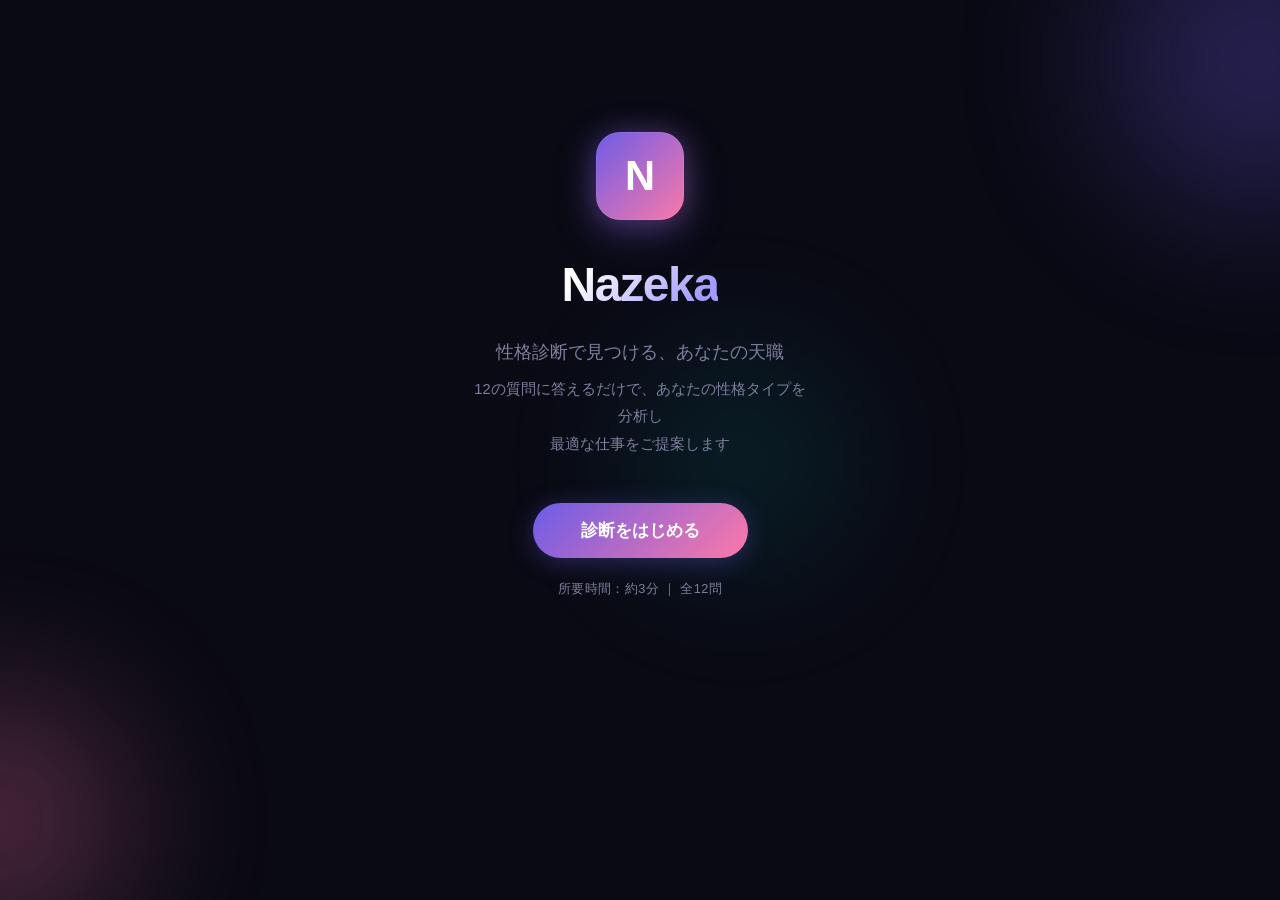
<file: index.html>
<!DOCTYPE html>
<html lang="ja">
  <head>
    <meta charset="UTF-8" />
    <meta name="viewport" content="width=device-width, initial-scale=1.0, viewport-fit=cover" />
    <meta name="theme-color" content="#6c5ce7" />
    <meta name="apple-mobile-web-app-capable" content="yes" />
    <meta name="apple-mobile-web-app-status-bar-style" content="black-translucent" />
    <meta name="apple-mobile-web-app-title" content="Nazeka" />
    <link rel="apple-touch-icon" href="icons/icon-192.png" />
    <link rel="manifest" href="manifest.json" />
    <title>Nazeka - 性格診断で見つける あなたの天職</title>
    <link rel="stylesheet" href="style.css" />
  </head>
  <body>
    <!-- Ambient background -->
    <div class="bg-ambient">
      <div class="bg-orb bg-orb--1"></div>
      <div class="bg-orb bg-orb--2"></div>
      <div class="bg-orb bg-orb--3"></div>
    </div>

    <div id="app">
      <!-- スタート画面 -->
      <section id="start-screen" class="screen active">
        <div class="container">
          <div class="hero">
            <div class="logo-mark">N</div>
            <h1>Nazeka</h1>
            <p class="tagline">性格診断で見つける、あなたの天職</p>
            <p class="description">
              12の質問に答えるだけで、あなたの性格タイプを分析し<br />
              最適な仕事をご提案します
            </p>
            <button id="start-btn" class="btn btn-primary" onclick="startQuiz()">
              診断をはじめる
            </button>
            <p class="note">所要時間：約3分 ｜ 全12問</p>
          </div>
        </div>
      </section>

      <!-- 質問画面 -->
      <section id="quiz-screen" class="screen">
        <div class="container">
          <div class="quiz-header">
            <button id="back-btn" class="back-btn" onclick="goBack()" disabled>
              &#8592;
            </button>
            <div class="progress-wrapper">
              <div class="progress-bar">
                <div id="progress-fill" class="progress-fill"></div>
              </div>
            </div>
          </div>
          <p id="progress-text" class="progress-text">1 / 12</p>

          <div id="question-card" class="question-card">
            <div id="question-category" class="question-category"></div>
            <h2 id="question-text" class="question-text"></h2>
            <div id="options-container" class="options-container"></div>
          </div>
        </div>
      </section>

      <!-- 分析中画面 -->
      <section id="analyzing-screen" class="screen">
        <div class="container">
          <div class="analyzing">
            <div class="pulse-container">
              <div class="pulse-ring"></div>
              <div class="pulse-ring"></div>
              <div class="pulse-ring"></div>
              <div class="pulse-core"></div>
            </div>
            <h2>あなたの性格を分析中...</h2>
            <p id="analyzing-text">回答を集計しています</p>
          </div>
        </div>
      </section>

      <!-- 結果画面 -->
      <section id="result-screen" class="screen">
        <canvas id="confetti-canvas"></canvas>
        <div class="container">
          <div class="result-header">
            <p class="result-label">あなたの性格タイプは</p>
            <div id="result-emoji" class="result-emoji"></div>
            <h1 id="result-type-name" class="result-type-name"></h1>
            <span id="result-type-code" class="result-type-code"></span>
          </div>

          <div class="result-description">
            <p id="result-description-text"></p>
          </div>

          <div class="result-section">
            <h3>
              <span class="section-icon section-icon--strengths">&#9733;</span>
              あなたの強み
            </h3>
            <div id="strengths-list" class="strengths-list"></div>
          </div>

          <div class="result-section">
            <h3>
              <span class="section-icon section-icon--scores">&#9670;</span>
              性格スコア
            </h3>
            <div id="dimension-chart" class="dimension-chart"></div>
          </div>

          <div class="result-section">
            <h3>
              <span class="section-icon section-icon--jobs">&#9733;</span>
              あなたにおすすめの仕事
            </h3>
            <div id="jobs-list" class="jobs-list"></div>
          </div>

          <div class="result-actions">
            <button class="btn btn-primary" onclick="resetQuiz()">
              もう一度診断する
            </button>
            <button class="btn btn-secondary" onclick="shareResult()">
              結果をシェア
            </button>
          </div>
        </div>
      </section>
    </div>

    <script src="data.js"></script>
    <script src="app.js"></script>
  </body>
</html>
</file>
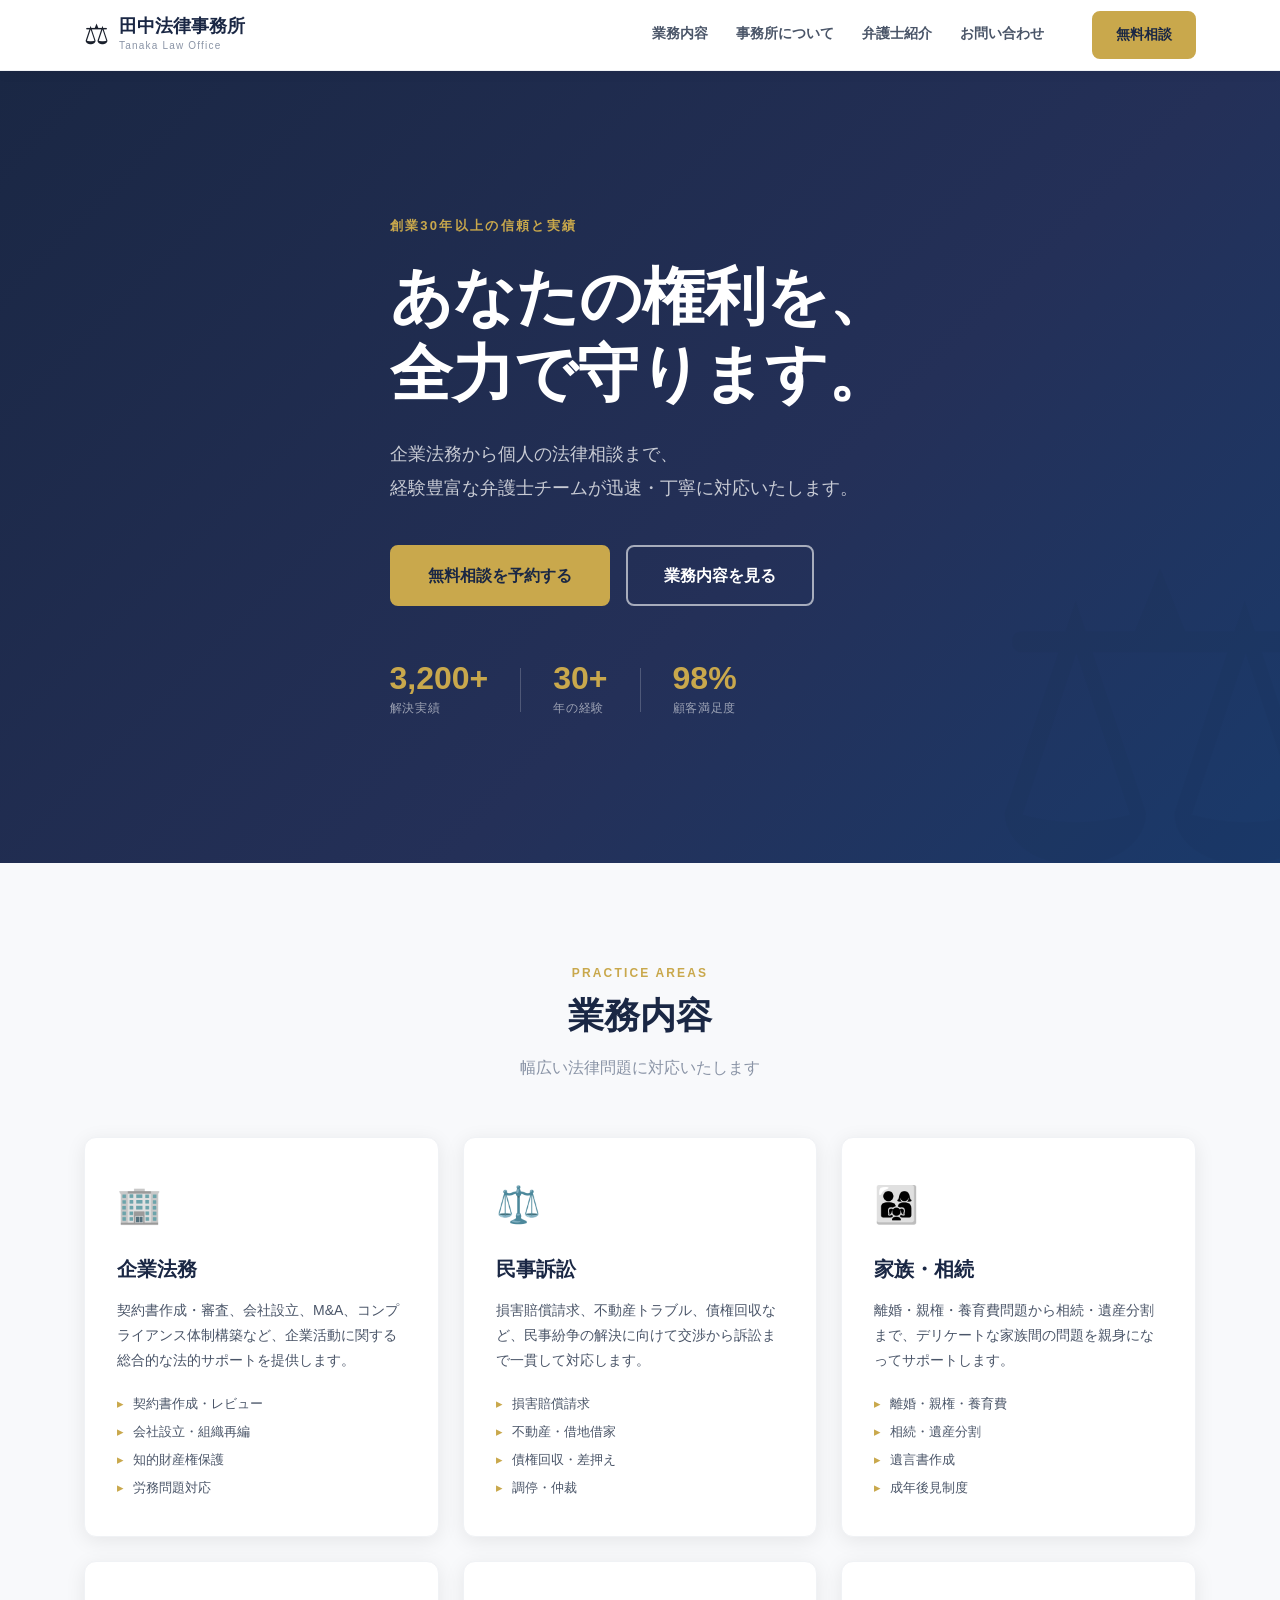
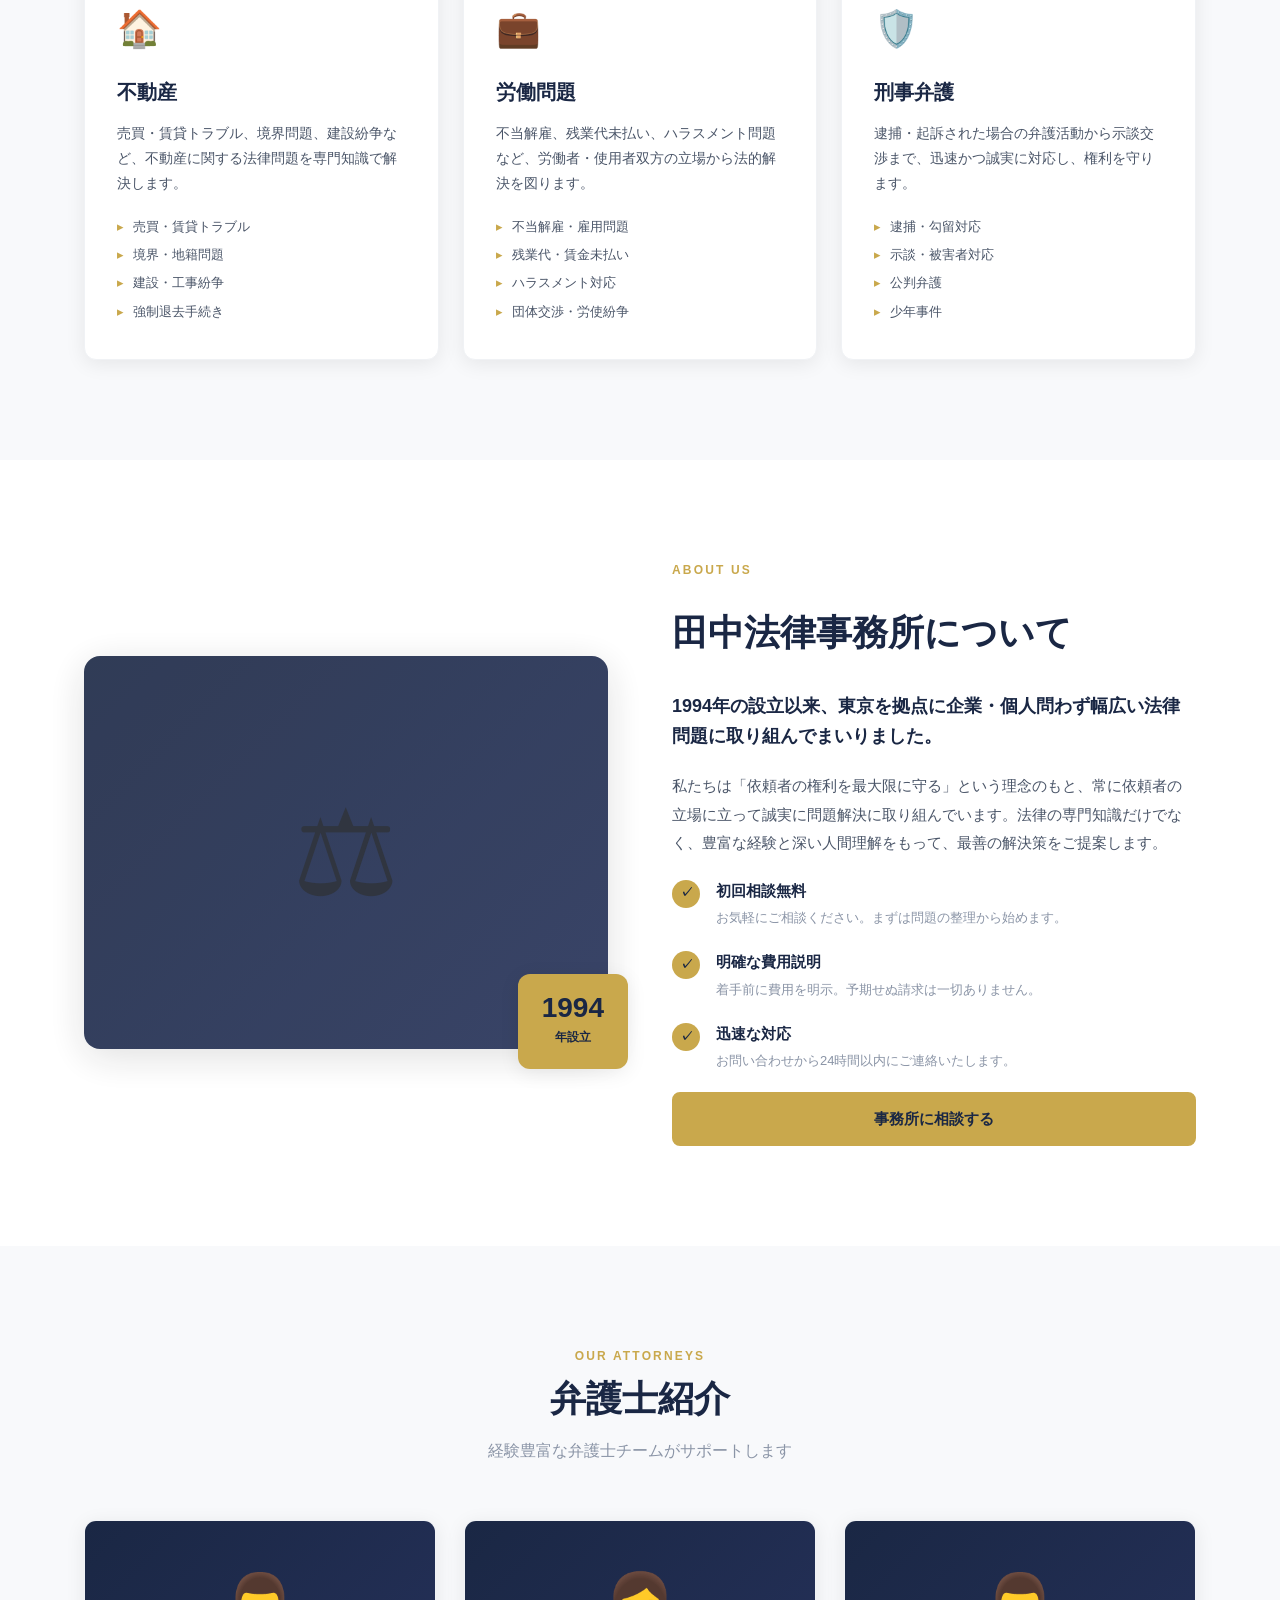
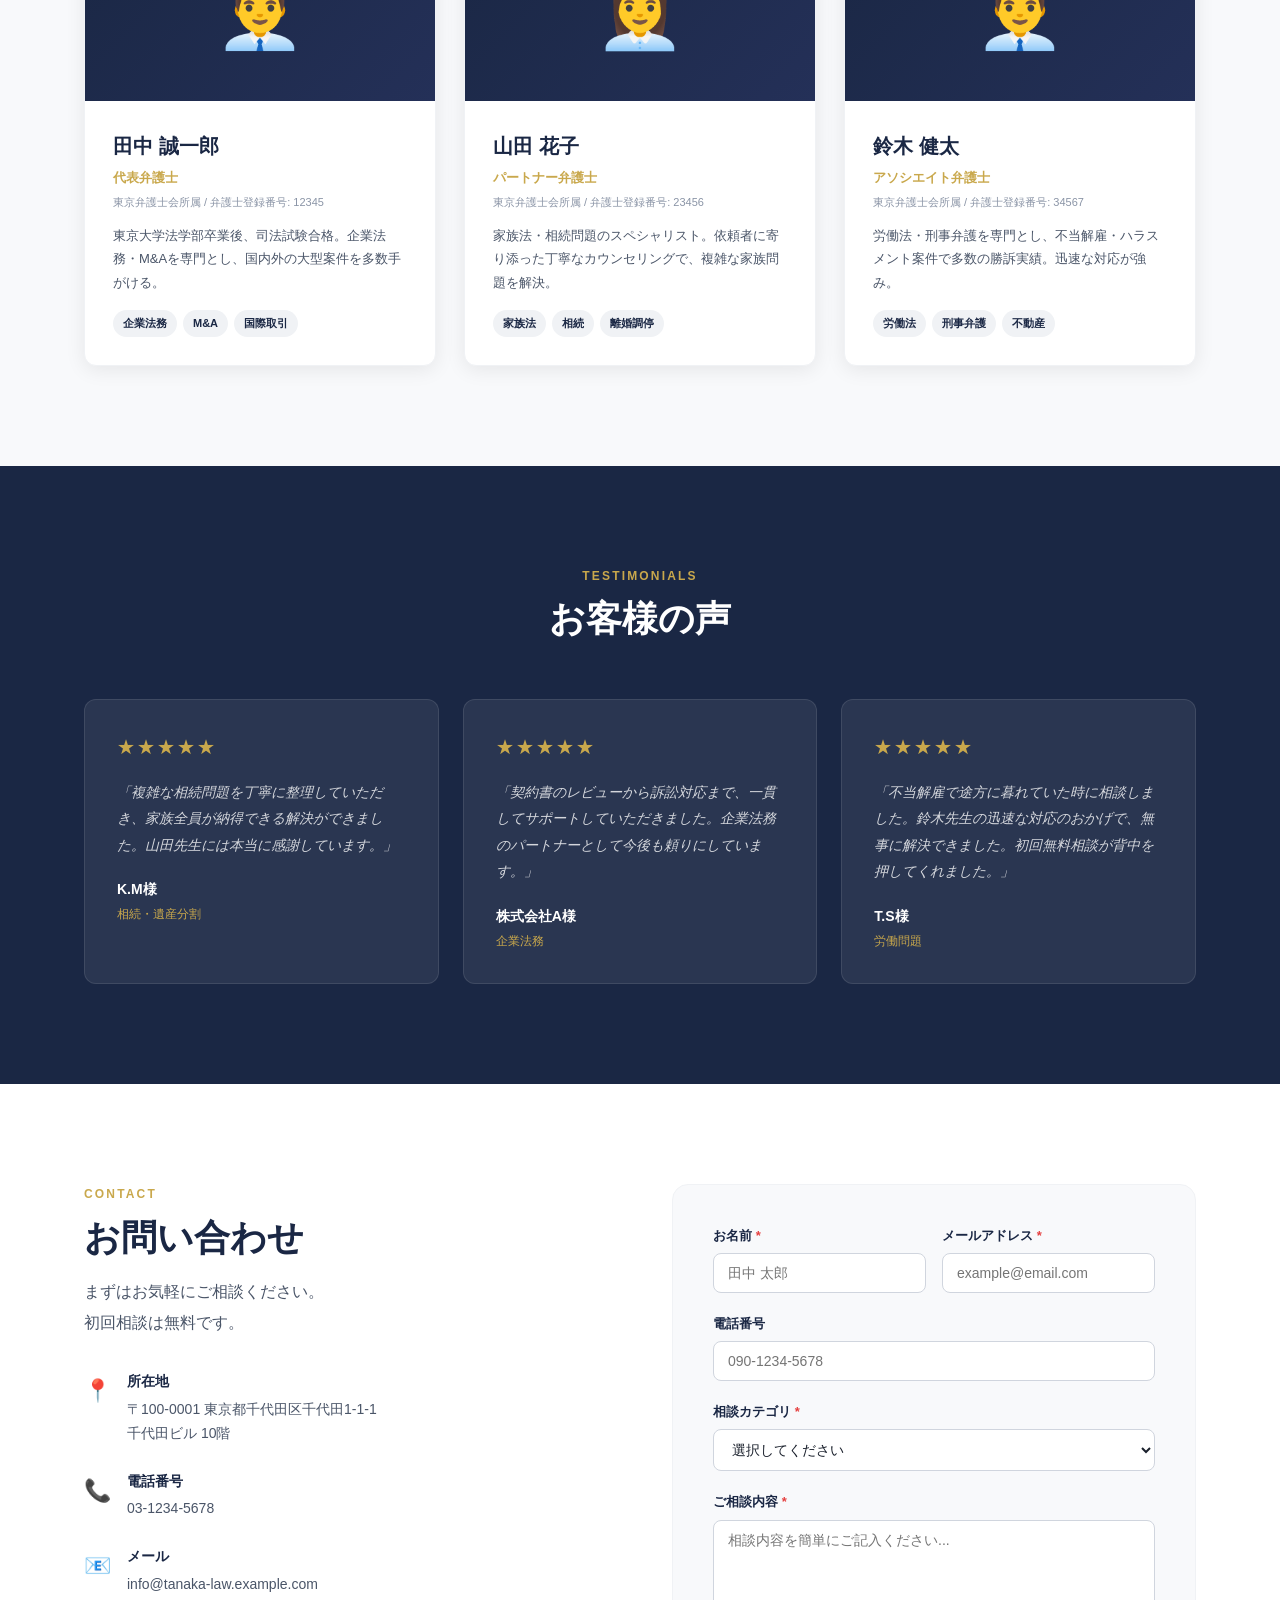
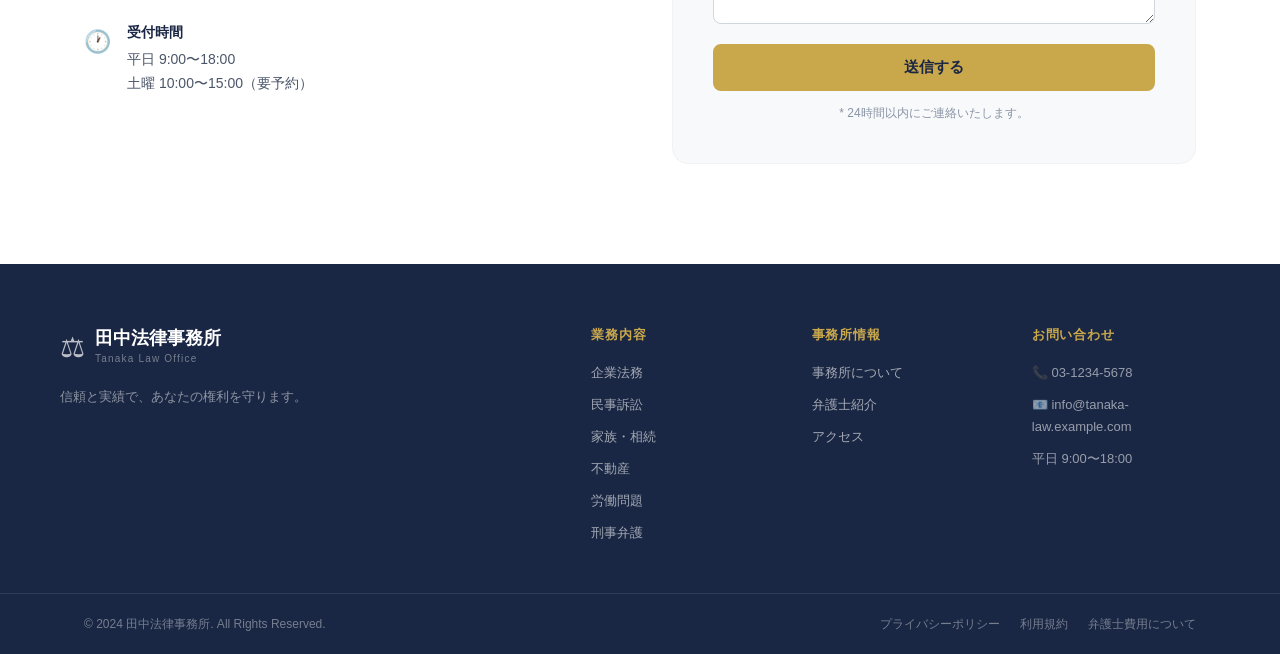
<file: lawfirm/index.html>
<!DOCTYPE html>
<html lang="ja">
<head>
  <meta charset="UTF-8">
  <meta name="viewport" content="width=device-width, initial-scale=1.0">
  <title>田中法律事務所 | 信頼と実績の法律相談</title>
  <link rel="stylesheet" href="style.css">
</head>
<body>

  <!-- ヘッダー -->
  <header class="header">
    <div class="container">
      <div class="header-inner">
        <div class="logo">
          <span class="logo-icon">⚖</span>
          <div class="logo-text">
            <span class="logo-main">田中法律事務所</span>
            <span class="logo-sub">Tanaka Law Office</span>
          </div>
        </div>
        <nav class="nav">
          <a href="#services">業務内容</a>
          <a href="#about">事務所について</a>
          <a href="#attorneys">弁護士紹介</a>
          <a href="#contact">お問い合わせ</a>
        </nav>
        <a href="#contact" class="btn btn-primary nav-cta">無料相談</a>
        <button class="hamburger" id="hamburger" aria-label="メニュー">
          <span></span><span></span><span></span>
        </button>
      </div>
    </div>
    <div class="mobile-nav" id="mobile-nav">
      <a href="#services">業務内容</a>
      <a href="#about">事務所について</a>
      <a href="#attorneys">弁護士紹介</a>
      <a href="#contact">お問い合わせ</a>
      <a href="#contact" class="btn btn-primary">無料相談</a>
    </div>
  </header>

  <!-- ヒーロー -->
  <section class="hero">
    <div class="hero-bg"></div>
    <div class="container hero-content">
      <p class="hero-label">創業30年以上の信頼と実績</p>
      <h1 class="hero-title">
        あなたの権利を、<br>
        全力で守ります。
      </h1>
      <p class="hero-desc">
        企業法務から個人の法律相談まで、<br>
        経験豊富な弁護士チームが迅速・丁寧に対応いたします。
      </p>
      <div class="hero-actions">
        <a href="#contact" class="btn btn-primary btn-lg">無料相談を予約する</a>
        <a href="#services" class="btn btn-outline btn-lg">業務内容を見る</a>
      </div>
      <div class="hero-stats">
        <div class="stat">
          <span class="stat-num">3,200+</span>
          <span class="stat-label">解決実績</span>
        </div>
        <div class="stat-divider"></div>
        <div class="stat">
          <span class="stat-num">30+</span>
          <span class="stat-label">年の経験</span>
        </div>
        <div class="stat-divider"></div>
        <div class="stat">
          <span class="stat-num">98%</span>
          <span class="stat-label">顧客満足度</span>
        </div>
      </div>
    </div>
  </section>

  <!-- 業務内容 -->
  <section class="services" id="services">
    <div class="container">
      <div class="section-header">
        <p class="section-label">PRACTICE AREAS</p>
        <h2 class="section-title">業務内容</h2>
        <p class="section-desc">幅広い法律問題に対応いたします</p>
      </div>
      <div class="services-grid">
        <div class="service-card">
          <div class="service-icon">🏢</div>
          <h3>企業法務</h3>
          <p>契約書作成・審査、会社設立、M&amp;A、コンプライアンス体制構築など、企業活動に関する総合的な法的サポートを提供します。</p>
          <ul class="service-list">
            <li>契約書作成・レビュー</li>
            <li>会社設立・組織再編</li>
            <li>知的財産権保護</li>
            <li>労務問題対応</li>
          </ul>
        </div>
        <div class="service-card">
          <div class="service-icon">⚖️</div>
          <h3>民事訴訟</h3>
          <p>損害賠償請求、不動産トラブル、債権回収など、民事紛争の解決に向けて交渉から訴訟まで一貫して対応します。</p>
          <ul class="service-list">
            <li>損害賠償請求</li>
            <li>不動産・借地借家</li>
            <li>債権回収・差押え</li>
            <li>調停・仲裁</li>
          </ul>
        </div>
        <div class="service-card">
          <div class="service-icon">👨‍👩‍👧</div>
          <h3>家族・相続</h3>
          <p>離婚・親権・養育費問題から相続・遺産分割まで、デリケートな家族間の問題を親身になってサポートします。</p>
          <ul class="service-list">
            <li>離婚・親権・養育費</li>
            <li>相続・遺産分割</li>
            <li>遺言書作成</li>
            <li>成年後見制度</li>
          </ul>
        </div>
        <div class="service-card">
          <div class="service-icon">🏠</div>
          <h3>不動産</h3>
          <p>売買・賃貸トラブル、境界問題、建設紛争など、不動産に関する法律問題を専門知識で解決します。</p>
          <ul class="service-list">
            <li>売買・賃貸トラブル</li>
            <li>境界・地籍問題</li>
            <li>建設・工事紛争</li>
            <li>強制退去手続き</li>
          </ul>
        </div>
        <div class="service-card">
          <div class="service-icon">💼</div>
          <h3>労働問題</h3>
          <p>不当解雇、残業代未払い、ハラスメント問題など、労働者・使用者双方の立場から法的解決を図ります。</p>
          <ul class="service-list">
            <li>不当解雇・雇用問題</li>
            <li>残業代・賃金未払い</li>
            <li>ハラスメント対応</li>
            <li>団体交渉・労使紛争</li>
          </ul>
        </div>
        <div class="service-card">
          <div class="service-icon">🛡️</div>
          <h3>刑事弁護</h3>
          <p>逮捕・起訴された場合の弁護活動から示談交渉まで、迅速かつ誠実に対応し、権利を守ります。</p>
          <ul class="service-list">
            <li>逮捕・勾留対応</li>
            <li>示談・被害者対応</li>
            <li>公判弁護</li>
            <li>少年事件</li>
          </ul>
        </div>
      </div>
    </div>
  </section>

  <!-- 事務所について -->
  <section class="about" id="about">
    <div class="container about-inner">
      <div class="about-image">
        <div class="about-img-placeholder">
          <span>⚖</span>
        </div>
        <div class="about-badge">
          <span class="badge-num">1994</span>
          <span class="badge-text">年設立</span>
        </div>
      </div>
      <div class="about-content">
        <p class="section-label">ABOUT US</p>
        <h2 class="section-title left">田中法律事務所について</h2>
        <p class="about-lead">
          1994年の設立以来、東京を拠点に企業・個人問わず幅広い法律問題に取り組んでまいりました。
        </p>
        <p class="about-text">
          私たちは「依頼者の権利を最大限に守る」という理念のもと、常に依頼者の立場に立って誠実に問題解決に取り組んでいます。法律の専門知識だけでなく、豊富な経験と深い人間理解をもって、最善の解決策をご提案します。
        </p>
        <div class="about-features">
          <div class="feature">
            <div class="feature-icon">✓</div>
            <div>
              <h4>初回相談無料</h4>
              <p>お気軽にご相談ください。まずは問題の整理から始めます。</p>
            </div>
          </div>
          <div class="feature">
            <div class="feature-icon">✓</div>
            <div>
              <h4>明確な費用説明</h4>
              <p>着手前に費用を明示。予期せぬ請求は一切ありません。</p>
            </div>
          </div>
          <div class="feature">
            <div class="feature-icon">✓</div>
            <div>
              <h4>迅速な対応</h4>
              <p>お問い合わせから24時間以内にご連絡いたします。</p>
            </div>
          </div>
        </div>
        <a href="#contact" class="btn btn-primary">事務所に相談する</a>
      </div>
    </div>
  </section>

  <!-- 弁護士紹介 -->
  <section class="attorneys" id="attorneys">
    <div class="container">
      <div class="section-header">
        <p class="section-label">OUR ATTORNEYS</p>
        <h2 class="section-title">弁護士紹介</h2>
        <p class="section-desc">経験豊富な弁護士チームがサポートします</p>
      </div>
      <div class="attorneys-grid">
        <div class="attorney-card">
          <div class="attorney-photo">
            <span>👨‍💼</span>
          </div>
          <div class="attorney-info">
            <h3>田中 誠一郎</h3>
            <p class="attorney-title">代表弁護士</p>
            <p class="attorney-bar">東京弁護士会所属 / 弁護士登録番号: 12345</p>
            <p class="attorney-bio">東京大学法学部卒業後、司法試験合格。企業法務・M&Aを専門とし、国内外の大型案件を多数手がける。</p>
            <div class="attorney-tags">
              <span>企業法務</span>
              <span>M&amp;A</span>
              <span>国際取引</span>
            </div>
          </div>
        </div>
        <div class="attorney-card">
          <div class="attorney-photo">
            <span>👩‍💼</span>
          </div>
          <div class="attorney-info">
            <h3>山田 花子</h3>
            <p class="attorney-title">パートナー弁護士</p>
            <p class="attorney-bar">東京弁護士会所属 / 弁護士登録番号: 23456</p>
            <p class="attorney-bio">家族法・相続問題のスペシャリスト。依頼者に寄り添った丁寧なカウンセリングで、複雑な家族問題を解決。</p>
            <div class="attorney-tags">
              <span>家族法</span>
              <span>相続</span>
              <span>離婚調停</span>
            </div>
          </div>
        </div>
        <div class="attorney-card">
          <div class="attorney-photo">
            <span>👨‍💼</span>
          </div>
          <div class="attorney-info">
            <h3>鈴木 健太</h3>
            <p class="attorney-title">アソシエイト弁護士</p>
            <p class="attorney-bar">東京弁護士会所属 / 弁護士登録番号: 34567</p>
            <p class="attorney-bio">労働法・刑事弁護を専門とし、不当解雇・ハラスメント案件で多数の勝訴実績。迅速な対応が強み。</p>
            <div class="attorney-tags">
              <span>労働法</span>
              <span>刑事弁護</span>
              <span>不動産</span>
            </div>
          </div>
        </div>
      </div>
    </div>
  </section>

  <!-- 実績・お客様の声 -->
  <section class="testimonials">
    <div class="container">
      <div class="section-header">
        <p class="section-label">TESTIMONIALS</p>
        <h2 class="section-title">お客様の声</h2>
      </div>
      <div class="testimonials-grid">
        <div class="testimonial-card">
          <div class="stars">★★★★★</div>
          <p class="testimonial-text">「複雑な相続問題を丁寧に整理していただき、家族全員が納得できる解決ができました。山田先生には本当に感謝しています。」</p>
          <div class="testimonial-author">
            <span class="author-name">K.M様</span>
            <span class="author-info">相続・遺産分割</span>
          </div>
        </div>
        <div class="testimonial-card">
          <div class="stars">★★★★★</div>
          <p class="testimonial-text">「契約書のレビューから訴訟対応まで、一貫してサポートしていただきました。企業法務のパートナーとして今後も頼りにしています。」</p>
          <div class="testimonial-author">
            <span class="author-name">株式会社A様</span>
            <span class="author-info">企業法務</span>
          </div>
        </div>
        <div class="testimonial-card">
          <div class="stars">★★★★★</div>
          <p class="testimonial-text">「不当解雇で途方に暮れていた時に相談しました。鈴木先生の迅速な対応のおかげで、無事に解決できました。初回無料相談が背中を押してくれました。」</p>
          <div class="testimonial-author">
            <span class="author-name">T.S様</span>
            <span class="author-info">労働問題</span>
          </div>
        </div>
      </div>
    </div>
  </section>

  <!-- お問い合わせ -->
  <section class="contact" id="contact">
    <div class="container contact-inner">
      <div class="contact-info">
        <p class="section-label">CONTACT</p>
        <h2 class="section-title left">お問い合わせ</h2>
        <p class="contact-desc">
          まずはお気軽にご相談ください。<br>
          初回相談は無料です。
        </p>
        <div class="contact-details">
          <div class="contact-item">
            <span class="contact-icon">📍</span>
            <div>
              <strong>所在地</strong>
              <p>〒100-0001 東京都千代田区千代田1-1-1<br>千代田ビル 10階</p>
            </div>
          </div>
          <div class="contact-item">
            <span class="contact-icon">📞</span>
            <div>
              <strong>電話番号</strong>
              <p>03-1234-5678</p>
            </div>
          </div>
          <div class="contact-item">
            <span class="contact-icon">📧</span>
            <div>
              <strong>メール</strong>
              <p>info@tanaka-law.example.com</p>
            </div>
          </div>
          <div class="contact-item">
            <span class="contact-icon">🕐</span>
            <div>
              <strong>受付時間</strong>
              <p>平日 9:00〜18:00<br>土曜 10:00〜15:00（要予約）</p>
            </div>
          </div>
        </div>
      </div>
      <div class="contact-form-wrap">
        <form class="contact-form" id="contactForm">
          <div class="form-row">
            <div class="form-group">
              <label for="name">お名前 <span class="required">*</span></label>
              <input type="text" id="name" name="name" placeholder="田中 太郎" required>
            </div>
            <div class="form-group">
              <label for="email">メールアドレス <span class="required">*</span></label>
              <input type="email" id="email" name="email" placeholder="example@email.com" required>
            </div>
          </div>
          <div class="form-group">
            <label for="phone">電話番号</label>
            <input type="tel" id="phone" name="phone" placeholder="090-1234-5678">
          </div>
          <div class="form-group">
            <label for="category">相談カテゴリ <span class="required">*</span></label>
            <select id="category" name="category" required>
              <option value="">選択してください</option>
              <option>企業法務</option>
              <option>民事訴訟</option>
              <option>家族・相続</option>
              <option>不動産</option>
              <option>労働問題</option>
              <option>刑事弁護</option>
              <option>その他</option>
            </select>
          </div>
          <div class="form-group">
            <label for="message">ご相談内容 <span class="required">*</span></label>
            <textarea id="message" name="message" rows="5" placeholder="相談内容を簡単にご記入ください..." required></textarea>
          </div>
          <button type="submit" class="btn btn-primary btn-block">送信する</button>
          <p class="form-note">* 24時間以内にご連絡いたします。</p>
        </form>
        <div class="form-success" id="formSuccess" style="display:none;">
          <span class="success-icon">✓</span>
          <h3>送信完了しました</h3>
          <p>担当者より24時間以内にご連絡いたします。</p>
        </div>
      </div>
    </div>
  </section>

  <!-- フッター -->
  <footer class="footer">
    <div class="container footer-inner">
      <div class="footer-brand">
        <div class="logo">
          <span class="logo-icon">⚖</span>
          <div class="logo-text">
            <span class="logo-main">田中法律事務所</span>
            <span class="logo-sub">Tanaka Law Office</span>
          </div>
        </div>
        <p class="footer-tagline">信頼と実績で、あなたの権利を守ります。</p>
      </div>
      <div class="footer-links">
        <div class="footer-col">
          <h4>業務内容</h4>
          <a href="#services">企業法務</a>
          <a href="#services">民事訴訟</a>
          <a href="#services">家族・相続</a>
          <a href="#services">不動産</a>
          <a href="#services">労働問題</a>
          <a href="#services">刑事弁護</a>
        </div>
        <div class="footer-col">
          <h4>事務所情報</h4>
          <a href="#about">事務所について</a>
          <a href="#attorneys">弁護士紹介</a>
          <a href="#contact">アクセス</a>
        </div>
        <div class="footer-col">
          <h4>お問い合わせ</h4>
          <p>📞 03-1234-5678</p>
          <p>📧 info@tanaka-law.example.com</p>
          <p>平日 9:00〜18:00</p>
        </div>
      </div>
    </div>
    <div class="footer-bottom">
      <div class="container">
        <p>© 2024 田中法律事務所. All Rights Reserved.</p>
        <div class="footer-legal">
          <a href="#">プライバシーポリシー</a>
          <a href="#">利用規約</a>
          <a href="#">弁護士費用について</a>
        </div>
      </div>
    </div>
  </footer>

  <script src="script.js"></script>
</body>
</html>
</file>
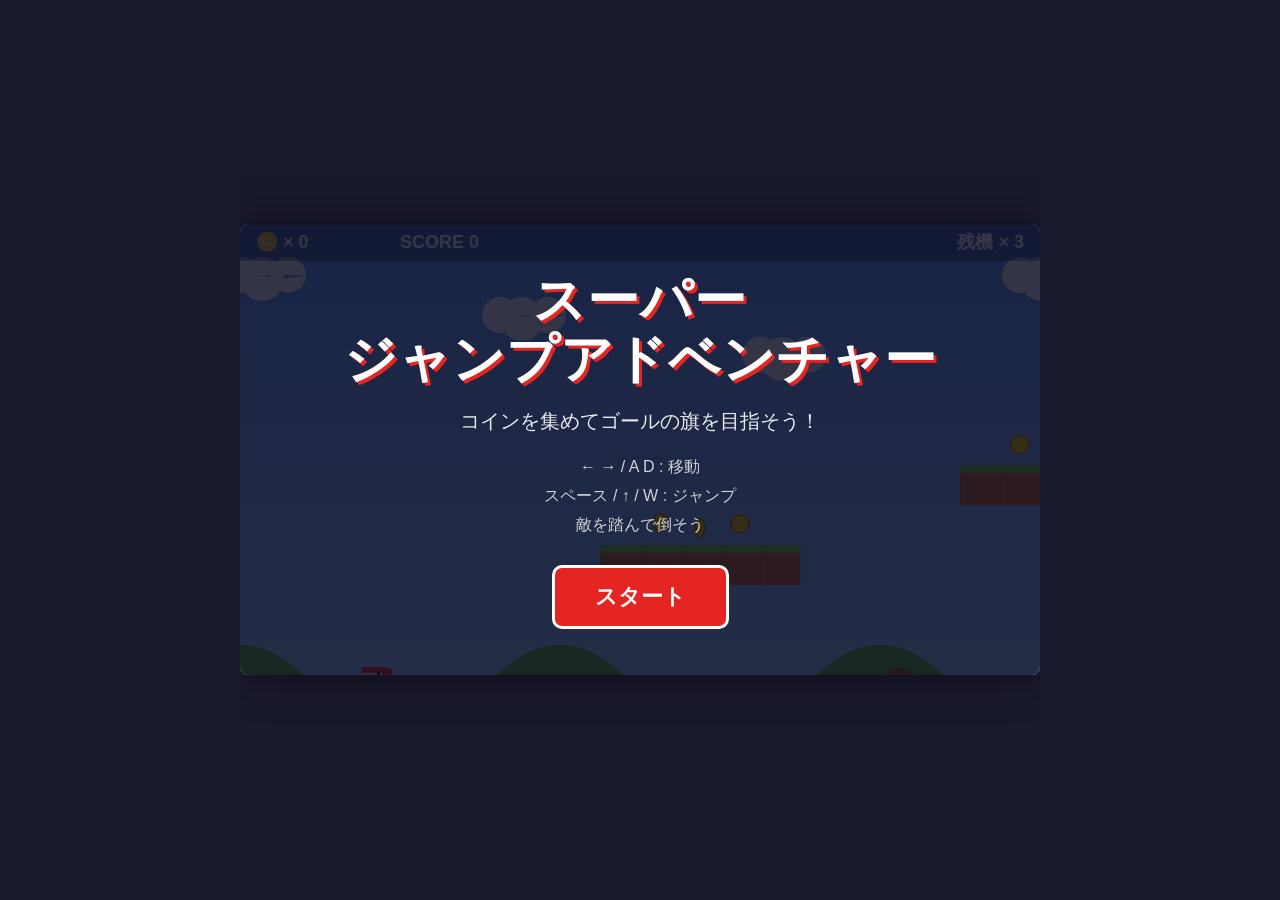
<file: mario/index.html>
<!DOCTYPE html>
<html lang="ja">
<head>
<meta charset="UTF-8">
<meta name="viewport" content="width=device-width, initial-scale=1.0, user-scalable=no">
<title>スーパー・ジャンプアドベンチャー</title>
<link rel="stylesheet" href="style.css">
</head>
<body>
  <div id="game-wrap">
    <canvas id="game" width="800" height="450"></canvas>

    <!-- スタート画面 -->
    <div id="start-screen" class="overlay">
      <h1>スーパー<br>ジャンプアドベンチャー</h1>
      <p class="sub">コインを集めてゴールの旗を目指そう！</p>
      <div class="controls-help">
        <p>← → / A D : 移動</p>
        <p>スペース / ↑ / W : ジャンプ</p>
        <p>敵を踏んで倒そう</p>
      </div>
      <button id="start-btn" class="btn">スタート</button>
    </div>

    <!-- クリア / ゲームオーバー画面 -->
    <div id="end-screen" class="overlay hidden">
      <h1 id="end-title">クリア！</h1>
      <p id="end-msg" class="sub"></p>
      <button id="restart-btn" class="btn">もう一度あそぶ</button>
    </div>

    <!-- モバイル操作ボタン -->
    <div id="touch-controls" class="hidden">
      <div class="pad">
        <button class="tbtn" data-key="left">◀</button>
        <button class="tbtn" data-key="right">▶</button>
      </div>
      <button class="tbtn jump" data-key="jump">JUMP</button>
    </div>
  </div>

  <script src="game.js"></script>
</body>
</html>
</file>
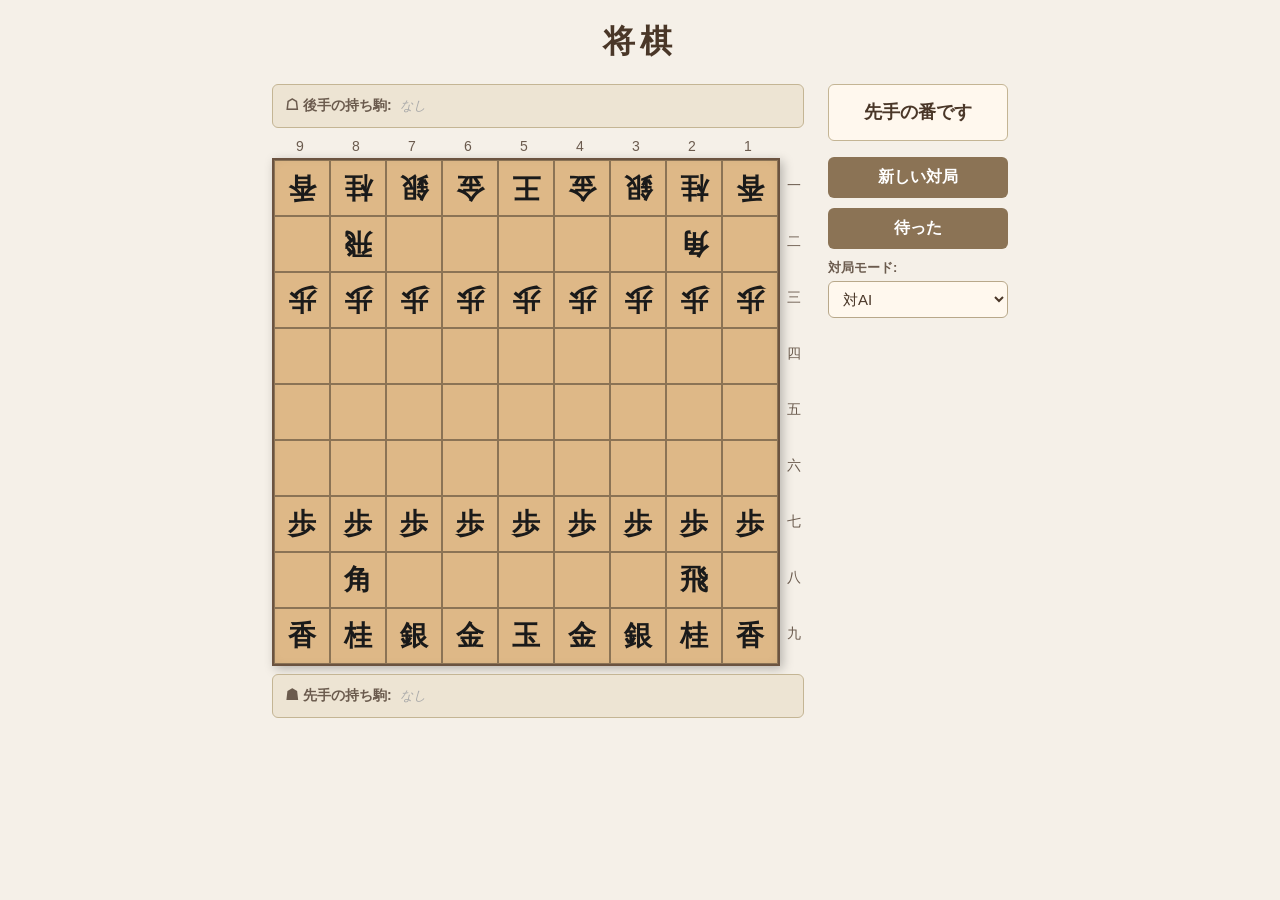
<file: shogi/index.html>
<!DOCTYPE html>
<html lang="ja">
<head>
    <meta charset="UTF-8">
    <meta name="viewport" content="width=device-width, initial-scale=1.0">
    <title>将棋 - Shogi</title>
    <link rel="stylesheet" href="css/style.css">
</head>
<body>
    <div id="game-container">
        <h1 class="game-title">将棋</h1>

        <div class="game-layout">
            <div class="board-area">
                <div class="hand-area" id="hand-gote">
                    <span class="hand-label">☖ 後手の持ち駒:</span>
                    <div class="hand-pieces" id="hand-pieces-gote"></div>
                </div>

                <div class="board-wrapper">
                    <div class="column-labels" id="column-labels"></div>
                    <div class="board-with-rows">
                        <div class="board" id="board"></div>
                        <div class="row-labels" id="row-labels"></div>
                    </div>
                </div>

                <div class="hand-area" id="hand-sente">
                    <span class="hand-label">☗ 先手の持ち駒:</span>
                    <div class="hand-pieces" id="hand-pieces-sente"></div>
                </div>
            </div>

            <div class="side-panel">
                <div class="status-area" id="status-area">
                    <div class="status-text" id="status-text">先手の番です</div>
                </div>

                <div class="controls-area">
                    <button class="control-btn" id="btn-new-game">新しい対局</button>
                    <button class="control-btn" id="btn-undo">待った</button>
                    <div class="mode-selector">
                        <label class="mode-label">対局モード:</label>
                        <select id="mode-select" class="mode-select">
                            <option value="vs-ai">対AI</option>
                            <option value="vs-human">対人</option>
                        </select>
                    </div>
                </div>
            </div>
        </div>
    </div>

    <div class="promotion-overlay" id="promotion-overlay">
        <div class="promotion-dialog">
            <p class="promotion-prompt">成りますか？</p>
            <div class="promotion-buttons">
                <button class="promotion-btn promote-yes" id="btn-promote-yes">成る</button>
                <button class="promotion-btn promote-no" id="btn-promote-no">不成</button>
            </div>
        </div>
    </div>

    <script src="js/game-logic.js"></script>
    <script src="js/ai.js"></script>
    <script src="js/ui.js"></script>
</body>
</html>
</file>
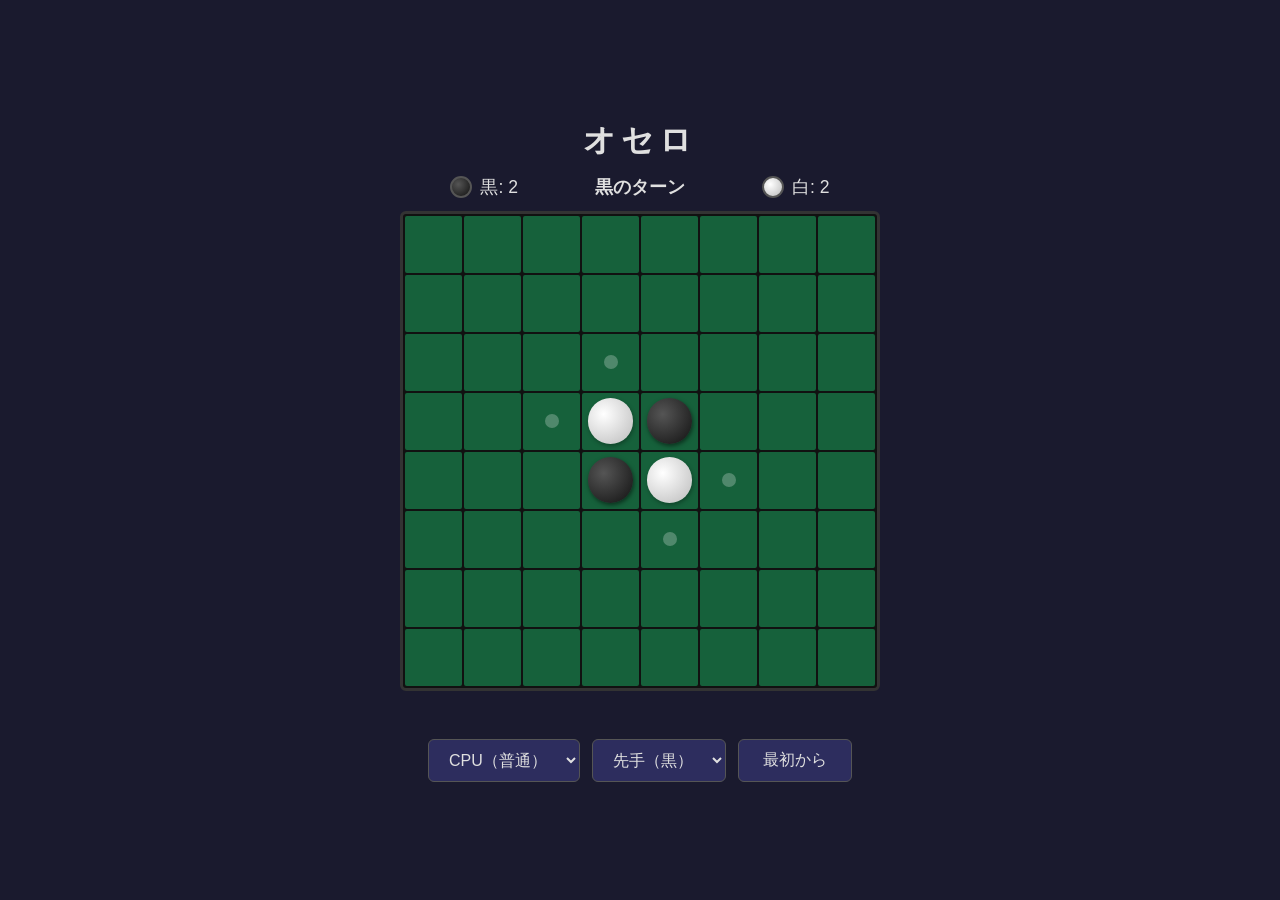
<file: othello.html>
<!DOCTYPE html>
<html lang="ja">
<head>
<meta charset="UTF-8">
<meta name="viewport" content="width=device-width, initial-scale=1.0">
<title>オセロ</title>
<style>
* {
    margin: 0;
    padding: 0;
    box-sizing: border-box;
}

body {
    background: #1a1a2e;
    color: #e0e0e0;
    font-family: 'Segoe UI', 'Hiragino Sans', 'Meiryo', sans-serif;
    display: flex;
    flex-direction: column;
    align-items: center;
    justify-content: center;
    min-height: 100vh;
    user-select: none;
}

h1 {
    font-size: 2rem;
    margin-bottom: 12px;
    color: #e0e0e0;
    letter-spacing: 0.15em;
}

#info-bar {
    display: flex;
    align-items: center;
    gap: 32px;
    margin-bottom: 12px;
    font-size: 1.1rem;
}

.score-display {
    display: flex;
    align-items: center;
    gap: 8px;
}

.score-disc {
    width: 22px;
    height: 22px;
    border-radius: 50%;
    display: inline-block;
    border: 2px solid #555;
}

.score-disc.black {
    background: radial-gradient(circle at 35% 35%, #555, #111);
}

.score-disc.white {
    background: radial-gradient(circle at 35% 35%, #fff, #bbb);
}

#turn-indicator {
    font-weight: bold;
    min-width: 180px;
    text-align: center;
}

#board-container {
    position: relative;
}

#board {
    display: grid;
    grid-template-columns: repeat(8, 1fr);
    grid-template-rows: repeat(8, 1fr);
    gap: 2px;
    background: #111;
    border: 3px solid #333;
    border-radius: 6px;
    padding: 2px;
    width: 480px;
    height: 480px;
}

.cell {
    background: #16613b;
    display: flex;
    align-items: center;
    justify-content: center;
    cursor: pointer;
    position: relative;
    border-radius: 2px;
}

.cell:hover {
    background: #1e7a4c;
}

.cell.valid-move::after {
    content: '';
    width: 14px;
    height: 14px;
    border-radius: 50%;
    background: rgba(255, 255, 255, 0.25);
    position: absolute;
}

.disc {
    width: 80%;
    height: 80%;
    border-radius: 50%;
    transition: transform 0.4s ease;
    position: relative;
}

.disc.black {
    background: radial-gradient(circle at 35% 35%, #555, #111);
    box-shadow: 1px 2px 4px rgba(0,0,0,0.5);
}

.disc.white {
    background: radial-gradient(circle at 35% 35%, #fff, #bbb);
    box-shadow: 1px 2px 4px rgba(0,0,0,0.3);
}

.disc.flip-animation {
    animation: flip 0.4s ease-in-out;
}

@keyframes flip {
    0%   { transform: rotateY(0deg) scale(1); }
    50%  { transform: rotateY(90deg) scale(0.8); }
    100% { transform: rotateY(0deg) scale(1); }
}

.disc.place-animation {
    animation: place 0.3s ease-out;
}

@keyframes place {
    0%   { transform: scale(0); opacity: 0; }
    60%  { transform: scale(1.1); opacity: 1; }
    100% { transform: scale(1); opacity: 1; }
}

#controls {
    margin-top: 16px;
    display: flex;
    gap: 12px;
    flex-wrap: wrap;
    justify-content: center;
}

button {
    background: #2d2d5e;
    color: #e0e0e0;
    border: 1px solid #555;
    padding: 10px 24px;
    border-radius: 6px;
    font-size: 1rem;
    cursor: pointer;
    transition: background 0.2s;
}

button:hover {
    background: #3d3d7e;
}

select {
    background: #2d2d5e;
    color: #e0e0e0;
    border: 1px solid #555;
    padding: 10px 16px;
    border-radius: 6px;
    font-size: 1rem;
    cursor: pointer;
}

#message-overlay {
    display: none;
    position: absolute;
    top: 0;
    left: 0;
    width: 100%;
    height: 100%;
    background: rgba(0, 0, 0, 0.7);
    align-items: center;
    justify-content: center;
    border-radius: 6px;
    z-index: 10;
}

#message-overlay.visible {
    display: flex;
}

#message-text {
    font-size: 2rem;
    font-weight: bold;
    color: #fff;
    text-align: center;
    text-shadow: 0 2px 8px rgba(0,0,0,0.8);
    padding: 20px;
}

#pass-notice {
    min-height: 1.5em;
    margin-top: 8px;
    font-size: 1rem;
    color: #f0c040;
    text-align: center;
}
</style>
</head>
<body>

<h1>オセロ</h1>

<div id="info-bar">
    <div class="score-display">
        <span class="score-disc black"></span>
        <span>黒: <span id="black-score">2</span></span>
    </div>
    <div id="turn-indicator">黒のターン</div>
    <div class="score-display">
        <span class="score-disc white"></span>
        <span>白: <span id="white-score">2</span></span>
    </div>
</div>

<div id="board-container">
    <div id="board"></div>
    <div id="message-overlay">
        <div id="message-text"></div>
    </div>
</div>

<div id="pass-notice"></div>

<div id="controls">
    <select id="mode-select">
        <option value="pvp">対人戦</option>
        <option value="pvc-easy">CPU（弱い）</option>
        <option value="pvc-normal" selected>CPU（普通）</option>
        <option value="pvc-hard">CPU（強い）</option>
    </select>
    <select id="player-color">
        <option value="black">先手（黒）</option>
        <option value="white">後手（白）</option>
    </select>
    <button id="btn-restart">最初から</button>
</div>

<script>
(function() {
    "use strict";

    var BLACK = 1;
    var WHITE = -1;
    var EMPTY = 0;
    var DIRS = [
        [-1, -1], [-1, 0], [-1, 1],
        [0, -1],           [0, 1],
        [1, -1],  [1, 0],  [1, 1]
    ];

    var board = [];
    var current_turn = BLACK;
    var game_over = false;
    var is_cpu_thinking = false;
    var mode = "pvc-normal";
    var player_color = BLACK;

    var board_el = document.getElementById("board");
    var black_score_el = document.getElementById("black-score");
    var white_score_el = document.getElementById("white-score");
    var turn_el = document.getElementById("turn-indicator");
    var message_overlay = document.getElementById("message-overlay");
    var message_text = document.getElementById("message-text");
    var pass_notice = document.getElementById("pass-notice");
    var mode_select = document.getElementById("mode-select");
    var player_color_select = document.getElementById("player-color");
    var btn_restart = document.getElementById("btn-restart");

    function init_board() {
        board = [];
        for (var r = 0; r < 8; r++) {
            board[r] = [];
            for (var c = 0; c < 8; c++) {
                board[r][c] = EMPTY;
            }
        }
        board[3][3] = WHITE;
        board[3][4] = BLACK;
        board[4][3] = BLACK;
        board[4][4] = WHITE;
    }

    function in_bounds(r, c) {
        return r >= 0 && r < 8 && c >= 0 && c < 8;
    }

    function get_flips(b, r, c, color) {
        if (b[r][c] !== EMPTY) return [];
        var all_flips = [];
        for (var d = 0; d < DIRS.length; d++) {
            var dr = DIRS[d][0], dc = DIRS[d][1];
            var flips = [];
            var nr = r + dr, nc = c + dc;
            while (in_bounds(nr, nc) && b[nr][nc] === -color) {
                flips.push([nr, nc]);
                nr += dr;
                nc += dc;
            }
            if (flips.length > 0 && in_bounds(nr, nc) && b[nr][nc] === color) {
                all_flips = all_flips.concat(flips);
            }
        }
        return all_flips;
    }

    function get_valid_moves(b, color) {
        var moves = [];
        for (var r = 0; r < 8; r++) {
            for (var c = 0; c < 8; c++) {
                if (get_flips(b, r, c, color).length > 0) {
                    moves.push([r, c]);
                }
            }
        }
        return moves;
    }

    function apply_move(b, r, c, color) {
        var flips = get_flips(b, r, c, color);
        if (flips.length === 0) return [];
        b[r][c] = color;
        for (var i = 0; i < flips.length; i++) {
            b[flips[i][0]][flips[i][1]] = color;
        }
        return flips;
    }

    function count_pieces(b) {
        var black_count = 0, white_count = 0;
        for (var r = 0; r < 8; r++) {
            for (var c = 0; c < 8; c++) {
                if (b[r][c] === BLACK) black_count++;
                else if (b[r][c] === WHITE) white_count++;
            }
        }
        return { black: black_count, white: white_count };
    }

    function copy_board(b) {
        var nb = [];
        for (var r = 0; r < 8; r++) {
            nb[r] = b[r].slice();
        }
        return nb;
    }

    // --- AI ---

    var WEIGHT_MAP = [
        [120, -20,  20,   5,   5,  20, -20, 120],
        [-20, -40,  -5,  -5,  -5,  -5, -40, -20],
        [ 20,  -5,  15,   3,   3,  15,  -5,  20],
        [  5,  -5,   3,   3,   3,   3,  -5,   5],
        [  5,  -5,   3,   3,   3,   3,  -5,   5],
        [ 20,  -5,  15,   3,   3,  15,  -5,  20],
        [-20, -40,  -5,  -5,  -5,  -5, -40, -20],
        [120, -20,  20,   5,   5,  20, -20, 120]
    ];

    function evaluate(b, color) {
        var score = 0;
        var counts = count_pieces(b);
        var total = counts.black + counts.white;

        // positional weight
        for (var r = 0; r < 8; r++) {
            for (var c = 0; c < 8; c++) {
                if (b[r][c] === color) score += WEIGHT_MAP[r][c];
                else if (b[r][c] === -color) score -= WEIGHT_MAP[r][c];
            }
        }

        // mobility
        var my_moves = get_valid_moves(b, color).length;
        var opp_moves = get_valid_moves(b, -color).length;
        score += (my_moves - opp_moves) * 10;

        // end game: maximize disc count
        if (total > 55) {
            var my_count = color === BLACK ? counts.black : counts.white;
            var opp_count = color === BLACK ? counts.white : counts.black;
            score += (my_count - opp_count) * 30;
        }

        return score;
    }

    function minimax(b, depth, alpha, beta, maximizing, ai_color) {
        var color = maximizing ? ai_color : -ai_color;
        var moves = get_valid_moves(b, color);

        if (depth === 0) {
            return { score: evaluate(b, ai_color), move: null };
        }

        if (moves.length === 0) {
            var opp_moves = get_valid_moves(b, -color);
            if (opp_moves.length === 0) {
                // game over
                var counts = count_pieces(b);
                var my = ai_color === BLACK ? counts.black : counts.white;
                var opp = ai_color === BLACK ? counts.white : counts.black;
                if (my > opp) return { score: 10000 + my - opp, move: null };
                if (my < opp) return { score: -10000 + my - opp, move: null };
                return { score: 0, move: null };
            }
            // pass
            return minimax(b, depth - 1, alpha, beta, !maximizing, ai_color);
        }

        var best_move = moves[0];

        if (maximizing) {
            var max_eval = -Infinity;
            for (var i = 0; i < moves.length; i++) {
                var nb = copy_board(b);
                apply_move(nb, moves[i][0], moves[i][1], color);
                var ev = minimax(nb, depth - 1, alpha, beta, false, ai_color).score;
                if (ev > max_eval) {
                    max_eval = ev;
                    best_move = moves[i];
                }
                alpha = Math.max(alpha, ev);
                if (beta <= alpha) break;
            }
            return { score: max_eval, move: best_move };
        } else {
            var min_eval = Infinity;
            for (var i = 0; i < moves.length; i++) {
                var nb = copy_board(b);
                apply_move(nb, moves[i][0], moves[i][1], color);
                var ev = minimax(nb, depth - 1, alpha, beta, true, ai_color).score;
                if (ev < min_eval) {
                    min_eval = ev;
                    best_move = moves[i];
                }
                beta = Math.min(beta, ev);
                if (beta <= alpha) break;
            }
            return { score: min_eval, move: best_move };
        }
    }

    function get_ai_depth() {
        var counts = count_pieces(board);
        var total = counts.black + counts.white;
        if (mode === "pvc-easy") return 1;
        if (mode === "pvc-normal") {
            if (total > 54) return 6;
            return 3;
        }
        if (mode === "pvc-hard") {
            if (total > 52) return 8;
            if (total > 44) return 6;
            return 5;
        }
        return 3;
    }

    function ai_move() {
        if (game_over || is_cpu_thinking) return;
        var moves = get_valid_moves(board, current_turn);
        if (moves.length === 0) return;

        is_cpu_thinking = true;

        setTimeout(function() {
            var depth = get_ai_depth();
            var result = minimax(board, depth, -Infinity, Infinity, true, current_turn);
            if (result.move) {
                place_piece(result.move[0], result.move[1]);
            }
            is_cpu_thinking = false;
        }, 200);
    }

    // --- Rendering ---

    function create_board_dom() {
        board_el.innerHTML = "";
        for (var r = 0; r < 8; r++) {
            for (var c = 0; c < 8; c++) {
                var cell = document.createElement("div");
                cell.className = "cell";
                cell.dataset.row = r;
                cell.dataset.col = c;
                cell.addEventListener("click", on_cell_click);
                board_el.appendChild(cell);
            }
        }
    }

    function render() {
        var valid_moves = game_over ? [] : get_valid_moves(board, current_turn);
        var valid_set = {};
        var show_hints = !is_cpu_turn();
        for (var i = 0; i < valid_moves.length; i++) {
            valid_set[valid_moves[i][0] + "," + valid_moves[i][1]] = true;
        }

        var cells = board_el.children;
        for (var r = 0; r < 8; r++) {
            for (var c = 0; c < 8; c++) {
                var cell = cells[r * 8 + c];
                var disc = cell.querySelector(".disc");

                if (board[r][c] !== EMPTY) {
                    if (!disc) {
                        disc = document.createElement("div");
                        disc.className = "disc";
                        cell.appendChild(disc);
                    }
                    disc.className = "disc " + (board[r][c] === BLACK ? "black" : "white");
                } else {
                    if (disc) cell.removeChild(disc);
                }

                if (show_hints && valid_set[r + "," + c]) {
                    cell.classList.add("valid-move");
                } else {
                    cell.classList.remove("valid-move");
                }
            }
        }

        var counts = count_pieces(board);
        black_score_el.textContent = counts.black;
        white_score_el.textContent = counts.white;

        if (!game_over) {
            turn_el.textContent = (current_turn === BLACK ? "黒" : "白") + "のターン";
        }
    }

    function animate_place(r, c) {
        var cell = board_el.children[r * 8 + c];
        var disc = cell.querySelector(".disc");
        if (disc) {
            disc.classList.add("place-animation");
            setTimeout(function() { disc.classList.remove("place-animation"); }, 300);
        }
    }

    function animate_flips(flips, new_color) {
        for (var i = 0; i < flips.length; i++) {
            (function(fr, fc) {
                setTimeout(function() {
                    var cell = board_el.children[fr * 8 + fc];
                    var disc = cell.querySelector(".disc");
                    if (disc) {
                        disc.classList.add("flip-animation");
                        setTimeout(function() {
                            disc.className = "disc " + (new_color === BLACK ? "black" : "white");
                            disc.classList.remove("flip-animation");
                        }, 200);
                    }
                }, i * 60);
            })(flips[i][0], flips[i][1]);
        }
    }

    // --- Game Logic ---

    function is_cpu_turn() {
        if (mode === "pvp") return false;
        return current_turn !== player_color;
    }

    function place_piece(r, c) {
        var flips = get_flips(board, r, c, current_turn);
        if (flips.length === 0) return false;

        var color = current_turn;
        apply_move(board, r, c, current_turn);
        render();
        animate_place(r, c);
        animate_flips(flips, color);

        pass_notice.textContent = "";

        // switch turn
        current_turn = -current_turn;
        var next_moves = get_valid_moves(board, current_turn);

        if (next_moves.length === 0) {
            var opp_moves = get_valid_moves(board, -current_turn);
            if (opp_moves.length === 0) {
                end_game();
                return true;
            }
            // pass
            pass_notice.textContent = (current_turn === BLACK ? "黒" : "白") + "は置ける場所がありません。パスします。";
            current_turn = -current_turn;
        }

        render();

        if (!game_over && is_cpu_turn()) {
            ai_move();
        }

        return true;
    }

    function end_game() {
        game_over = true;
        var counts = count_pieces(board);
        var msg;
        if (counts.black > counts.white) {
            msg = "黒の勝ち!\n" + counts.black + " - " + counts.white;
        } else if (counts.white > counts.black) {
            msg = "白の勝ち!\n" + counts.white + " - " + counts.black;
        } else {
            msg = "引き分け!\n" + counts.black + " - " + counts.white;
        }
        turn_el.textContent = "ゲーム終了";
        message_text.textContent = msg;
        message_overlay.classList.add("visible");
    }

    function on_cell_click(e) {
        if (game_over || is_cpu_thinking) return;
        if (is_cpu_turn()) return;

        var r = parseInt(e.currentTarget.dataset.row);
        var c = parseInt(e.currentTarget.dataset.col);
        place_piece(r, c);
    }

    function restart_game() {
        game_over = false;
        is_cpu_thinking = false;
        current_turn = BLACK;
        mode = mode_select.value;
        player_color = player_color_select.value === "white" ? WHITE : BLACK;
        pass_notice.textContent = "";
        message_overlay.classList.remove("visible");
        init_board();
        render();

        if (is_cpu_turn()) {
            ai_move();
        }
    }

    // --- Event listeners ---

    btn_restart.addEventListener("click", restart_game);
    mode_select.addEventListener("change", function() {
        mode = mode_select.value;
        if (mode === "pvp") {
            player_color_select.disabled = true;
        } else {
            player_color_select.disabled = false;
        }
        restart_game();
    });
    player_color_select.addEventListener("change", restart_game);

    message_overlay.addEventListener("click", function() {
        message_overlay.classList.remove("visible");
    });

    // --- Init ---
    create_board_dom();
    restart_game();
})();
</script>

</body>
</html>
</file>
<file: style.css>
/* ===== Reset & Base ===== */
*,
*::before,
*::after {
  margin: 0;
  padding: 0;
  box-sizing: border-box;
}

:root {
  --primary: #6c5ce7;
  --primary-dark: #5a4bd1;
  --primary-light: #a29bfe;
  --bg: #0a0a14;
  --bg-card: rgba(22, 22, 42, 0.7);
  --bg-card-solid: #16162a;
  --bg-card-hover: #1e1e3a;
  --text: #ededf5;
  --text-muted: #7e7e9e;
  --accent-green: #00cec9;
  --accent-pink: #fd79a8;
  --accent-yellow: #fdcb6e;
  --border: rgba(255, 255, 255, 0.06);
  --border-strong: rgba(255, 255, 255, 0.1);
  --radius: 20px;
  --radius-sm: 14px;
  --shadow: 0 8px 32px rgba(0, 0, 0, 0.4);
  --glow-primary: 0 0 40px rgba(108, 92, 231, 0.15);
}

html {
  font-size: 16px;
  scroll-behavior: smooth;
}

body {
  font-family: "Hiragino Kaku Gothic ProN", "Noto Sans JP", "Yu Gothic",
    "Meiryo", sans-serif;
  background: var(--bg);
  color: var(--text);
  min-height: 100vh;
  min-height: 100dvh;
  line-height: 1.7;
  -webkit-font-smoothing: antialiased;
  -webkit-tap-highlight-color: transparent;
  overscroll-behavior: none;
  user-select: none;
  -webkit-user-select: none;
  overflow-x: hidden;
}

/* ===== Ambient Background ===== */
.bg-ambient {
  position: fixed;
  inset: 0;
  z-index: -1;
  overflow: hidden;
  pointer-events: none;
}

.bg-orb {
  position: absolute;
  border-radius: 50%;
  filter: blur(80px);
  opacity: 0.3;
  animation: orbFloat 20s ease-in-out infinite alternate;
}

.bg-orb--1 {
  width: 300px;
  height: 300px;
  background: var(--primary);
  top: -10%;
  right: -10%;
  animation-delay: 0s;
}

.bg-orb--2 {
  width: 250px;
  height: 250px;
  background: var(--accent-pink);
  bottom: -5%;
  left: -10%;
  animation-delay: -7s;
}

.bg-orb--3 {
  width: 200px;
  height: 200px;
  background: var(--accent-green);
  top: 40%;
  left: 50%;
  opacity: 0.15;
  animation-delay: -14s;
}

@keyframes orbFloat {
  0% { transform: translate(0, 0) scale(1); }
  33% { transform: translate(30px, -20px) scale(1.05); }
  66% { transform: translate(-20px, 30px) scale(0.95); }
  100% { transform: translate(10px, -10px) scale(1.02); }
}

/* ===== Layout ===== */
.container {
  max-width: 640px;
  margin: 0 auto;
  padding: 24px 20px;
  padding-top: calc(24px + env(safe-area-inset-top, 0px));
  padding-bottom: calc(24px + env(safe-area-inset-bottom, 0px));
  padding-left: calc(20px + env(safe-area-inset-left, 0px));
  padding-right: calc(20px + env(safe-area-inset-right, 0px));
}

.screen {
  display: none;
  min-height: 100vh;
  min-height: 100dvh;
}

.screen.active {
  display: block;
  animation: screenEnter 0.6s cubic-bezier(0.22, 1, 0.36, 1);
}

@keyframes screenEnter {
  from {
    opacity: 0;
    transform: translateY(16px);
  }
  to {
    opacity: 1;
    transform: translateY(0);
  }
}

/* ===== Start Screen ===== */
.hero {
  text-align: center;
  padding-top: 12vh;
  display: flex;
  flex-direction: column;
  align-items: center;
}

.logo-mark {
  width: 88px;
  height: 88px;
  background: linear-gradient(135deg, var(--primary), var(--accent-pink));
  border-radius: 24px;
  display: inline-flex;
  align-items: center;
  justify-content: center;
  font-size: 2.6rem;
  font-weight: 800;
  color: #fff;
  margin-bottom: 24px;
  box-shadow: 0 12px 40px rgba(108, 92, 231, 0.35),
    0 0 0 1px rgba(255, 255, 255, 0.08) inset;
  animation: logoEntry 0.8s cubic-bezier(0.22, 1, 0.36, 1) 0.1s both;
  position: relative;
}

.logo-mark::after {
  content: "";
  position: absolute;
  inset: -3px;
  border-radius: 26px;
  background: linear-gradient(135deg, rgba(108, 92, 231, 0.4), rgba(253, 121, 168, 0.4));
  z-index: -1;
  filter: blur(12px);
  opacity: 0.6;
}

.hero h1 {
  font-size: 3rem;
  font-weight: 800;
  letter-spacing: -0.03em;
  background: linear-gradient(135deg, #fff 20%, var(--primary-light) 80%);
  -webkit-background-clip: text;
  -webkit-text-fill-color: transparent;
  background-clip: text;
  margin-bottom: 12px;
  animation: heroTextEntry 0.8s cubic-bezier(0.22, 1, 0.36, 1) 0.2s both;
}

.tagline {
  font-size: 1.1rem;
  color: var(--text-muted);
  margin-bottom: 8px;
  animation: heroTextEntry 0.8s cubic-bezier(0.22, 1, 0.36, 1) 0.3s both;
}

.description {
  font-size: 0.92rem;
  color: var(--text-muted);
  margin-bottom: 44px;
  line-height: 1.9;
  max-width: 340px;
  animation: heroTextEntry 0.8s cubic-bezier(0.22, 1, 0.36, 1) 0.4s both;
}

.note {
  font-size: 0.8rem;
  color: var(--text-muted);
  margin-top: 20px;
  letter-spacing: 0.03em;
  animation: heroTextEntry 0.8s cubic-bezier(0.22, 1, 0.36, 1) 0.6s both;
}

@keyframes logoEntry {
  from {
    opacity: 0;
    transform: scale(0.7) rotate(-8deg);
  }
  to {
    opacity: 1;
    transform: scale(1) rotate(0deg);
  }
}

@keyframes heroTextEntry {
  from {
    opacity: 0;
    transform: translateY(16px);
  }
  to {
    opacity: 1;
    transform: translateY(0);
  }
}

/* ===== Buttons ===== */
.btn {
  display: inline-flex;
  align-items: center;
  justify-content: center;
  gap: 8px;
  padding: 16px 48px;
  border: none;
  border-radius: 50px;
  font-size: 1.05rem;
  font-weight: 700;
  cursor: pointer;
  transition: all 0.25s cubic-bezier(0.22, 1, 0.36, 1);
  text-decoration: none;
  font-family: inherit;
  position: relative;
  overflow: hidden;
}

.btn-primary {
  background: linear-gradient(135deg, var(--primary), var(--accent-pink));
  color: #fff;
  box-shadow: 0 4px 24px rgba(108, 92, 231, 0.35);
  animation: heroTextEntry 0.8s cubic-bezier(0.22, 1, 0.36, 1) 0.5s both;
}

.btn-primary::before {
  content: "";
  position: absolute;
  inset: 0;
  background: linear-gradient(135deg, rgba(255, 255, 255, 0.15), transparent);
  opacity: 0;
  transition: opacity 0.25s;
}

@media (hover: hover) {
  .btn-primary:hover {
    transform: translateY(-2px);
    box-shadow: 0 8px 32px rgba(108, 92, 231, 0.5);
  }
  .btn-primary:hover::before {
    opacity: 1;
  }
}

.btn-primary:active {
  transform: translateY(0) scale(0.98);
}

.btn-secondary {
  background: var(--bg-card);
  color: var(--text);
  border: 1px solid var(--border-strong);
  backdrop-filter: blur(12px);
  -webkit-backdrop-filter: blur(12px);
}

@media (hover: hover) {
  .btn-secondary:hover {
    background: var(--bg-card-hover);
    border-color: var(--primary);
    transform: translateY(-2px);
  }
}

.btn-secondary:active {
  transform: scale(0.98);
}

/* ===== Progress Bar ===== */
.quiz-header {
  display: flex;
  align-items: center;
  gap: 12px;
  margin-bottom: 8px;
}

.back-btn {
  width: 40px;
  height: 40px;
  border-radius: 50%;
  border: 1px solid var(--border-strong);
  background: var(--bg-card);
  color: var(--text-muted);
  font-size: 1.1rem;
  cursor: pointer;
  display: flex;
  align-items: center;
  justify-content: center;
  transition: all 0.25s ease;
  flex-shrink: 0;
  backdrop-filter: blur(8px);
  -webkit-backdrop-filter: blur(8px);
}

@media (hover: hover) {
  .back-btn:hover {
    border-color: var(--primary);
    color: var(--text);
  }
}

.back-btn:active {
  transform: scale(0.92);
}

.back-btn:disabled {
  opacity: 0.3;
  cursor: not-allowed;
}

.progress-wrapper {
  flex: 1;
}

.progress-bar {
  width: 100%;
  height: 5px;
  background: var(--border);
  border-radius: 3px;
  overflow: hidden;
  margin-bottom: 0;
}

.progress-fill {
  height: 100%;
  background: linear-gradient(90deg, var(--primary), var(--accent-pink));
  border-radius: 3px;
  transition: width 0.5s cubic-bezier(0.22, 1, 0.36, 1);
  width: 0%;
  position: relative;
}

.progress-fill::after {
  content: "";
  position: absolute;
  right: 0;
  top: -2px;
  width: 12px;
  height: 12px;
  border-radius: 50%;
  background: var(--accent-pink);
  box-shadow: 0 0 12px rgba(253, 121, 168, 0.5);
  transform: translateX(50%);
  opacity: 0.8;
}

.progress-text {
  text-align: right;
  font-size: 0.78rem;
  color: var(--text-muted);
  margin-top: 6px;
  margin-bottom: 28px;
  font-variant-numeric: tabular-nums;
}

/* ===== Question Card ===== */
.question-card {
  animation: cardSlideIn 0.5s cubic-bezier(0.22, 1, 0.36, 1);
}

@keyframes cardSlideIn {
  from {
    opacity: 0;
    transform: translateX(40px) scale(0.97);
  }
  to {
    opacity: 1;
    transform: translateX(0) scale(1);
  }
}

.question-category {
  display: inline-block;
  padding: 4px 14px;
  background: rgba(108, 92, 231, 0.15);
  border: 1px solid rgba(108, 92, 231, 0.25);
  border-radius: 20px;
  font-size: 0.78rem;
  font-weight: 600;
  color: var(--primary-light);
  margin-bottom: 16px;
  letter-spacing: 0.04em;
}

.question-text {
  font-size: 1.3rem;
  font-weight: 700;
  margin-bottom: 28px;
  line-height: 1.65;
  letter-spacing: -0.01em;
}

.options-container {
  display: flex;
  flex-direction: column;
  gap: 10px;
}

.option-btn {
  display: flex;
  align-items: flex-start;
  gap: 14px;
  width: 100%;
  padding: 18px 20px;
  background: var(--bg-card);
  border: 1px solid var(--border-strong);
  border-radius: var(--radius-sm);
  color: var(--text);
  font-size: 0.95rem;
  font-family: inherit;
  line-height: 1.55;
  text-align: left;
  cursor: pointer;
  transition: all 0.25s cubic-bezier(0.22, 1, 0.36, 1);
  backdrop-filter: blur(8px);
  -webkit-backdrop-filter: blur(8px);
}

.option-label {
  display: flex;
  align-items: center;
  justify-content: center;
  width: 28px;
  height: 28px;
  border-radius: 8px;
  background: rgba(108, 92, 231, 0.12);
  color: var(--primary-light);
  font-size: 0.8rem;
  font-weight: 700;
  flex-shrink: 0;
  transition: all 0.25s ease;
}

.option-text {
  flex: 1;
  padding-top: 3px;
}

@media (hover: hover) {
  .option-btn:hover {
    border-color: var(--primary);
    background: rgba(108, 92, 231, 0.08);
    transform: translateX(4px);
  }
  .option-btn:hover .option-label {
    background: var(--primary);
    color: #fff;
  }
}

.option-btn:active {
  border-color: var(--primary);
  background: rgba(108, 92, 231, 0.08);
  transform: scale(0.98);
}

.option-btn:active .option-label {
  background: var(--primary);
  color: #fff;
}

.option-btn.selected {
  border-color: var(--primary);
  background: rgba(108, 92, 231, 0.12);
  box-shadow: 0 0 0 1px var(--primary), var(--glow-primary);
}

.option-btn.selected .option-label {
  background: var(--primary);
  color: #fff;
}

/* ===== Analyzing Screen ===== */
.analyzing {
  text-align: center;
  padding-top: 28vh;
}

.analyzing h2 {
  font-size: 1.3rem;
  margin-bottom: 12px;
  font-weight: 700;
}

.analyzing p {
  color: var(--text-muted);
  font-size: 0.92rem;
  transition: opacity 0.3s;
}

/* Pulse rings */
.pulse-container {
  position: relative;
  width: 80px;
  height: 80px;
  margin: 0 auto 32px;
}

.pulse-ring {
  position: absolute;
  inset: 0;
  border-radius: 50%;
  border: 2px solid var(--primary);
  animation: pulseExpand 2s cubic-bezier(0.22, 1, 0.36, 1) infinite;
}

.pulse-ring:nth-child(2) { animation-delay: 0.5s; }
.pulse-ring:nth-child(3) { animation-delay: 1s; }

.pulse-core {
  position: absolute;
  top: 50%;
  left: 50%;
  width: 20px;
  height: 20px;
  margin: -10px 0 0 -10px;
  border-radius: 50%;
  background: linear-gradient(135deg, var(--primary), var(--accent-pink));
  box-shadow: 0 0 20px rgba(108, 92, 231, 0.5);
  animation: pulseGlow 1.5s ease-in-out infinite alternate;
}

@keyframes pulseExpand {
  0% {
    transform: scale(0.3);
    opacity: 0.8;
  }
  100% {
    transform: scale(1.2);
    opacity: 0;
  }
}

@keyframes pulseGlow {
  0% { transform: scale(0.9); box-shadow: 0 0 20px rgba(108, 92, 231, 0.4); }
  100% { transform: scale(1.1); box-shadow: 0 0 30px rgba(253, 121, 168, 0.5); }
}

/* ===== Result Screen ===== */
.result-header {
  text-align: center;
  padding: 32px 0 28px;
}

.result-label {
  font-size: 0.88rem;
  color: var(--text-muted);
  margin-bottom: 16px;
  letter-spacing: 0.05em;
  animation: resultFadeIn 0.6s ease 0.1s both;
}

.result-emoji {
  font-size: 4.5rem;
  margin-bottom: 16px;
  animation: resultBounceIn 0.7s cubic-bezier(0.22, 1, 0.36, 1) 0.2s both;
  filter: drop-shadow(0 4px 12px rgba(0, 0, 0, 0.3));
}

.result-type-name {
  font-size: 2rem;
  font-weight: 800;
  margin-bottom: 12px;
  background: linear-gradient(135deg, #fff 20%, var(--primary-light) 80%);
  -webkit-background-clip: text;
  -webkit-text-fill-color: transparent;
  background-clip: text;
  animation: resultFadeIn 0.6s ease 0.35s both;
}

.result-type-code {
  display: inline-block;
  padding: 6px 20px;
  background: rgba(108, 92, 231, 0.15);
  border: 1px solid rgba(108, 92, 231, 0.3);
  border-radius: 24px;
  font-size: 0.88rem;
  font-weight: 700;
  color: var(--primary-light);
  letter-spacing: 0.2em;
  animation: resultFadeIn 0.6s ease 0.45s both;
}

@keyframes resultBounceIn {
  0% {
    opacity: 0;
    transform: scale(0.3) rotate(-12deg);
  }
  60% {
    transform: scale(1.1) rotate(4deg);
  }
  100% {
    opacity: 1;
    transform: scale(1) rotate(0deg);
  }
}

@keyframes resultFadeIn {
  from {
    opacity: 0;
    transform: translateY(12px);
  }
  to {
    opacity: 1;
    transform: translateY(0);
  }
}

/* Confetti canvas */
#confetti-canvas {
  position: fixed;
  top: 0;
  left: 0;
  width: 100%;
  height: 100%;
  pointer-events: none;
  z-index: 300;
}

/* Result sections */
.result-section {
  background: var(--bg-card);
  border: 1px solid var(--border-strong);
  border-radius: var(--radius);
  padding: 24px;
  margin-bottom: 20px;
  backdrop-filter: blur(12px);
  -webkit-backdrop-filter: blur(12px);
  position: relative;
  overflow: hidden;
}

.result-section::before {
  content: "";
  position: absolute;
  top: 0;
  left: 0;
  right: 0;
  height: 1px;
  background: linear-gradient(90deg, transparent, rgba(255, 255, 255, 0.08), transparent);
}

.result-section h3 {
  font-size: 0.92rem;
  font-weight: 700;
  margin-bottom: 18px;
  color: var(--text-muted);
  display: flex;
  align-items: center;
  gap: 10px;
  letter-spacing: 0.03em;
  text-transform: none;
}

.section-icon {
  display: inline-flex;
  align-items: center;
  justify-content: center;
  width: 28px;
  height: 28px;
  border-radius: 8px;
  font-size: 0.85rem;
  flex-shrink: 0;
}

.section-icon--strengths {
  background: rgba(0, 206, 201, 0.12);
}

.section-icon--scores {
  background: rgba(162, 155, 254, 0.12);
}

.section-icon--jobs {
  background: rgba(253, 203, 110, 0.12);
}

.result-description {
  background: var(--bg-card);
  border-radius: var(--radius);
  padding: 24px;
  margin-bottom: 20px;
  border: 1px solid var(--border-strong);
  backdrop-filter: blur(12px);
  -webkit-backdrop-filter: blur(12px);
  position: relative;
  overflow: hidden;
}

.result-description::before {
  content: "";
  position: absolute;
  top: 0;
  left: 0;
  right: 0;
  height: 1px;
  background: linear-gradient(90deg, transparent, rgba(255, 255, 255, 0.08), transparent);
}

.result-description p {
  font-size: 0.98rem;
  line-height: 1.9;
  color: var(--text);
}

/* Strengths */
.strengths-list {
  display: grid;
  grid-template-columns: 1fr 1fr;
  gap: 8px;
}

.strength-tag {
  background: rgba(255, 255, 255, 0.03);
  border: 1px solid var(--border);
  border-radius: 10px;
  padding: 12px 14px;
  text-align: center;
  font-size: 0.88rem;
  font-weight: 600;
  color: var(--text);
  transition: all 0.25s ease;
  position: relative;
  overflow: hidden;
}

.strength-tag::before {
  content: "";
  position: absolute;
  bottom: 0;
  left: 0;
  right: 0;
  height: 2px;
  background: linear-gradient(90deg, var(--accent-green), var(--primary));
  opacity: 0.5;
}

@media (hover: hover) {
  .strength-tag:hover {
    border-color: var(--accent-green);
    transform: translateY(-2px);
    background: rgba(0, 206, 201, 0.05);
  }
}

/* Dimension Chart */
.dimension-chart {
  display: flex;
  flex-direction: column;
  gap: 18px;
}

.dimension-row {
  display: flex;
  align-items: center;
  gap: 10px;
}

.dimension-label {
  font-size: 0.75rem;
  font-weight: 600;
  width: 60px;
  flex-shrink: 0;
  line-height: 1.3;
}

.dimension-label.left {
  text-align: right;
  color: var(--accent-green);
}

.dimension-label.right {
  text-align: left;
  color: var(--accent-pink);
}

.dimension-bar-bg {
  flex: 1;
  height: 8px;
  background: rgba(255, 255, 255, 0.04);
  border-radius: 4px;
  overflow: hidden;
  position: relative;
}

.dimension-bar-fill {
  height: 100%;
  border-radius: 4px;
  transition: width 1.2s cubic-bezier(0.22, 1, 0.36, 1);
  position: absolute;
  top: 0;
}

.dimension-bar-fill.left-fill {
  right: 50%;
  background: linear-gradient(90deg, transparent, var(--accent-green));
}

.dimension-bar-fill.right-fill {
  left: 50%;
  background: linear-gradient(90deg, var(--accent-pink), transparent);
}

.dimension-bar-center {
  position: absolute;
  top: -3px;
  left: 50%;
  transform: translateX(-50%);
  width: 2px;
  height: 14px;
  background: rgba(255, 255, 255, 0.15);
  border-radius: 1px;
}

.dimension-percentage {
  font-size: 0.72rem;
  font-weight: 700;
  font-variant-numeric: tabular-nums;
  min-width: 32px;
  text-align: center;
}

.dimension-percentage.left-pct {
  color: var(--accent-green);
}

.dimension-percentage.right-pct {
  color: var(--accent-pink);
}

/* Jobs */
.jobs-list {
  display: flex;
  flex-direction: column;
  gap: 10px;
}

.job-card {
  background: rgba(255, 255, 255, 0.02);
  border: 1px solid var(--border);
  border-radius: 14px;
  padding: 18px 18px;
  transition: all 0.25s ease;
  display: flex;
  gap: 14px;
  align-items: flex-start;
}

.job-rank {
  display: flex;
  align-items: center;
  justify-content: center;
  width: 32px;
  height: 32px;
  border-radius: 10px;
  font-size: 0.82rem;
  font-weight: 800;
  flex-shrink: 0;
  margin-top: 1px;
}

.job-rank--1 {
  background: linear-gradient(135deg, rgba(253, 203, 110, 0.2), rgba(253, 203, 110, 0.05));
  color: var(--accent-yellow);
  border: 1px solid rgba(253, 203, 110, 0.25);
}

.job-rank--2 {
  background: rgba(255, 255, 255, 0.06);
  color: var(--text-muted);
  border: 1px solid var(--border);
}

.job-rank--3 {
  background: rgba(255, 255, 255, 0.04);
  color: var(--text-muted);
  border: 1px solid var(--border);
}

.job-rank--4 {
  background: rgba(255, 255, 255, 0.03);
  color: var(--text-muted);
  border: 1px solid var(--border);
}

.job-card-body {
  flex: 1;
  min-width: 0;
}

@media (hover: hover) {
  .job-card:hover {
    border-color: rgba(108, 92, 231, 0.3);
    transform: translateY(-2px);
    box-shadow: var(--glow-primary);
  }
}

.job-card:active {
  border-color: rgba(108, 92, 231, 0.3);
}

.job-card-header {
  display: flex;
  justify-content: space-between;
  align-items: center;
  margin-bottom: 6px;
  gap: 8px;
}

.job-title {
  font-size: 1rem;
  font-weight: 700;
  flex: 1;
  min-width: 0;
}

.job-match {
  font-size: 0.78rem;
  font-weight: 700;
  padding: 3px 10px;
  border-radius: 20px;
  white-space: nowrap;
  flex-shrink: 0;
}

.job-match.high {
  background: rgba(0, 206, 201, 0.12);
  color: var(--accent-green);
  border: 1px solid rgba(0, 206, 201, 0.2);
}

.job-match.medium {
  background: rgba(253, 203, 110, 0.12);
  color: var(--accent-yellow);
  border: 1px solid rgba(253, 203, 110, 0.2);
}

.job-reason {
  font-size: 0.85rem;
  color: var(--text-muted);
  line-height: 1.6;
}

/* Result Actions */
.result-actions {
  display: flex;
  gap: 10px;
  justify-content: center;
  flex-wrap: wrap;
  padding: 12px 0 60px;
}

.result-actions .btn {
  padding: 14px 28px;
  font-size: 0.92rem;
  flex: 1;
  min-width: 0;
}

/* ===== Responsive ===== */
@media (max-width: 480px) {
  .hero {
    padding-top: 8vh;
  }

  .hero h1 {
    font-size: 2.4rem;
  }

  .description br {
    display: none;
  }

  .question-text {
    font-size: 1.15rem;
  }

  .result-type-name {
    font-size: 1.7rem;
  }

  .strengths-list {
    grid-template-columns: 1fr 1fr;
  }

  .result-actions {
    flex-direction: column;
  }

  .result-actions .btn {
    width: 100%;
    text-align: center;
  }

  .dimension-label {
    width: 50px;
    font-size: 0.7rem;
  }
}

/* ===== Toast ===== */
.toast {
  position: fixed;
  bottom: 30px;
  left: 50%;
  transform: translateX(-50%) translateY(80px);
  background: var(--bg-card-solid);
  color: var(--text);
  padding: 14px 28px;
  border-radius: 50px;
  border: 1px solid var(--border-strong);
  font-size: 0.88rem;
  font-weight: 600;
  box-shadow: var(--shadow);
  opacity: 0;
  transition: all 0.4s cubic-bezier(0.22, 1, 0.36, 1);
  z-index: 100;
  pointer-events: none;
  backdrop-filter: blur(16px);
  -webkit-backdrop-filter: blur(16px);
}

.toast.show {
  opacity: 1;
  transform: translateX(-50%) translateY(0);
}

/* ===== Install Banner ===== */
.install-banner {
  position: fixed;
  bottom: 0;
  left: 0;
  right: 0;
  background: var(--bg-card-solid);
  border-top: 1px solid var(--border-strong);
  padding: 16px 20px;
  padding-bottom: calc(16px + env(safe-area-inset-bottom, 0px));
  display: flex;
  align-items: center;
  gap: 12px;
  z-index: 200;
  animation: slideUp 0.4s cubic-bezier(0.22, 1, 0.36, 1);
  backdrop-filter: blur(16px);
  -webkit-backdrop-filter: blur(16px);
}

@keyframes slideUp {
  from { transform: translateY(100%); }
  to { transform: translateY(0); }
}

.install-banner-text {
  flex: 1;
}

.install-banner-text strong {
  display: block;
  font-size: 0.95rem;
  margin-bottom: 2px;
}

.install-banner-text span {
  font-size: 0.8rem;
  color: var(--text-muted);
}

.install-banner .btn {
  padding: 10px 20px;
  font-size: 0.85rem;
  flex-shrink: 0;
}

.install-banner-close {
  background: none;
  border: none;
  color: var(--text-muted);
  font-size: 1.4rem;
  cursor: pointer;
  padding: 4px;
  line-height: 1;
}
</file>
<file: lawfirm/style.css>
/* ===== RESET & BASE ===== */
*, *::before, *::after { box-sizing: border-box; margin: 0; padding: 0; }

:root {
  --navy:   #1a2744;
  --navy2:  #243058;
  --gold:   #c9a84c;
  --gold2:  #e8c56a;
  --white:  #ffffff;
  --gray50: #f8f9fb;
  --gray100:#f0f2f5;
  --gray300:#d0d5de;
  --gray500:#8a94a6;
  --gray700:#4a5568;
  --gray900:#1a202c;
  --radius: 8px;
  --shadow: 0 4px 20px rgba(0,0,0,0.08);
  --shadow-lg: 0 8px 40px rgba(0,0,0,0.14);
  --transition: 0.25s ease;
}

html { scroll-behavior: smooth; }

body {
  font-family: 'Hiragino Kaku Gothic ProN', 'Noto Sans JP', 'Yu Gothic', sans-serif;
  color: var(--gray900);
  line-height: 1.7;
  font-size: 16px;
}

img { max-width: 100%; display: block; }
a { color: inherit; text-decoration: none; }

.container {
  max-width: 1160px;
  margin: 0 auto;
  padding: 0 24px;
}

/* ===== BUTTONS ===== */
.btn {
  display: inline-flex;
  align-items: center;
  justify-content: center;
  padding: 12px 28px;
  border-radius: var(--radius);
  font-size: 15px;
  font-weight: 600;
  cursor: pointer;
  border: 2px solid transparent;
  transition: all var(--transition);
  white-space: nowrap;
}
.btn-primary {
  background: var(--gold);
  color: var(--navy);
  border-color: var(--gold);
}
.btn-primary:hover {
  background: var(--gold2);
  border-color: var(--gold2);
  transform: translateY(-1px);
  box-shadow: 0 4px 16px rgba(201,168,76,0.35);
}
.btn-outline {
  background: transparent;
  color: var(--white);
  border-color: rgba(255,255,255,0.6);
}
.btn-outline:hover {
  background: rgba(255,255,255,0.1);
  border-color: var(--white);
}
.btn-lg { padding: 15px 36px; font-size: 16px; }
.btn-block { width: 100%; }

/* ===== SECTION COMMON ===== */
.section-header { text-align: center; margin-bottom: 56px; }
.section-label {
  font-size: 12px;
  font-weight: 700;
  letter-spacing: 0.18em;
  color: var(--gold);
  text-transform: uppercase;
  margin-bottom: 10px;
}
.section-title {
  font-size: clamp(26px, 4vw, 36px);
  font-weight: 800;
  color: var(--navy);
  margin-bottom: 14px;
  line-height: 1.3;
}
.section-title.left { text-align: left; }
.section-desc {
  color: var(--gray500);
  font-size: 16px;
}

/* ===== LOGO ===== */
.logo { display: flex; align-items: center; gap: 10px; }
.logo-icon { font-size: 28px; }
.logo-text { display: flex; flex-direction: column; }
.logo-main { font-size: 18px; font-weight: 800; color: var(--navy); line-height: 1.2; }
.logo-sub  { font-size: 10px; letter-spacing: 0.12em; color: var(--gray500); }

/* ===== HEADER ===== */
.header {
  position: sticky;
  top: 0;
  z-index: 100;
  background: rgba(255,255,255,0.97);
  backdrop-filter: blur(8px);
  border-bottom: 1px solid var(--gray100);
  box-shadow: 0 2px 12px rgba(0,0,0,0.06);
}
.header-inner {
  display: flex;
  align-items: center;
  height: 70px;
  gap: 32px;
}
.nav {
  display: flex;
  gap: 28px;
  margin-left: auto;
}
.nav a {
  font-size: 14px;
  font-weight: 600;
  color: var(--gray700);
  padding: 6px 0;
  border-bottom: 2px solid transparent;
  transition: all var(--transition);
}
.nav a:hover { color: var(--navy); border-color: var(--gold); }
.nav-cta { margin-left: 16px; padding: 10px 22px; font-size: 14px; }

.hamburger {
  display: none;
  flex-direction: column;
  gap: 5px;
  background: none;
  border: none;
  cursor: pointer;
  padding: 6px;
  margin-left: auto;
}
.hamburger span {
  width: 24px; height: 2px;
  background: var(--navy);
  border-radius: 2px;
  transition: all var(--transition);
}
.hamburger.open span:nth-child(1) { transform: translateY(7px) rotate(45deg); }
.hamburger.open span:nth-child(2) { opacity: 0; }
.hamburger.open span:nth-child(3) { transform: translateY(-7px) rotate(-45deg); }

.mobile-nav {
  display: none;
  flex-direction: column;
  padding: 16px 24px 24px;
  border-top: 1px solid var(--gray100);
  gap: 4px;
}
.mobile-nav.open { display: flex; }
.mobile-nav a {
  font-size: 15px;
  font-weight: 600;
  color: var(--gray700);
  padding: 10px 0;
  border-bottom: 1px solid var(--gray100);
}
.mobile-nav .btn { margin-top: 12px; }

/* ===== HERO ===== */
.hero {
  position: relative;
  min-height: 88vh;
  display: flex;
  align-items: center;
  overflow: hidden;
  background: var(--navy);
}
.hero-bg {
  position: absolute;
  inset: 0;
  background:
    linear-gradient(135deg, var(--navy) 0%, var(--navy2) 60%, #1a3a6b 100%);
}
.hero-bg::after {
  content: '⚖';
  position: absolute;
  right: -60px;
  bottom: -60px;
  font-size: 400px;
  opacity: 0.04;
  line-height: 1;
}
.hero-content {
  position: relative;
  z-index: 1;
  padding-top: 80px;
  padding-bottom: 80px;
}
.hero-label {
  font-size: 13px;
  font-weight: 700;
  letter-spacing: 0.18em;
  color: var(--gold);
  text-transform: uppercase;
  margin-bottom: 20px;
}
.hero-title {
  font-size: clamp(36px, 6vw, 62px);
  font-weight: 900;
  color: var(--white);
  line-height: 1.25;
  margin-bottom: 24px;
}
.hero-desc {
  font-size: clamp(15px, 2vw, 18px);
  color: rgba(255,255,255,0.75);
  margin-bottom: 40px;
  line-height: 1.9;
}
.hero-actions { display: flex; gap: 16px; flex-wrap: wrap; margin-bottom: 56px; }
.hero-stats {
  display: flex;
  align-items: center;
  gap: 32px;
}
.stat { display: flex; flex-direction: column; }
.stat-num {
  font-size: 32px;
  font-weight: 900;
  color: var(--gold);
  line-height: 1;
}
.stat-label {
  font-size: 12px;
  color: rgba(255,255,255,0.55);
  margin-top: 4px;
  letter-spacing: 0.06em;
}
.stat-divider {
  width: 1px;
  height: 44px;
  background: rgba(255,255,255,0.2);
}

/* ===== SERVICES ===== */
.services {
  padding: 100px 0;
  background: var(--gray50);
}
.services-grid {
  display: grid;
  grid-template-columns: repeat(auto-fit, minmax(320px, 1fr));
  gap: 24px;
}
.service-card {
  background: var(--white);
  border-radius: 12px;
  padding: 36px 32px;
  box-shadow: var(--shadow);
  border: 1px solid var(--gray100);
  transition: all var(--transition);
}
.service-card:hover {
  transform: translateY(-4px);
  box-shadow: var(--shadow-lg);
  border-color: var(--gold);
}
.service-icon { font-size: 36px; margin-bottom: 16px; }
.service-card h3 {
  font-size: 20px;
  font-weight: 800;
  color: var(--navy);
  margin-bottom: 12px;
}
.service-card p {
  color: var(--gray700);
  font-size: 14px;
  line-height: 1.8;
  margin-bottom: 20px;
}
.service-list {
  list-style: none;
  display: flex;
  flex-direction: column;
  gap: 6px;
}
.service-list li {
  font-size: 13px;
  color: var(--gray700);
  padding-left: 16px;
  position: relative;
}
.service-list li::before {
  content: '▸';
  position: absolute;
  left: 0;
  color: var(--gold);
}

/* ===== ABOUT ===== */
.about { padding: 100px 0; background: var(--white); }
.about-inner {
  display: grid;
  grid-template-columns: 1fr 1fr;
  gap: 64px;
  align-items: center;
}
.about-image { position: relative; }
.about-img-placeholder {
  width: 100%;
  aspect-ratio: 4/3;
  background: linear-gradient(135deg, var(--navy) 0%, var(--navy2) 100%);
  border-radius: 16px;
  display: flex;
  align-items: center;
  justify-content: center;
  font-size: 120px;
  opacity: 0.9;
  box-shadow: var(--shadow-lg);
}
.about-badge {
  position: absolute;
  bottom: -20px;
  right: -20px;
  background: var(--gold);
  color: var(--navy);
  padding: 20px 24px;
  border-radius: 12px;
  text-align: center;
  box-shadow: var(--shadow);
}
.badge-num { display: block; font-size: 28px; font-weight: 900; line-height: 1; }
.badge-text { font-size: 12px; font-weight: 700; }

.about-content { display: flex; flex-direction: column; gap: 20px; }
.about-lead {
  font-size: 18px;
  font-weight: 700;
  color: var(--navy);
  line-height: 1.7;
}
.about-text { font-size: 15px; color: var(--gray700); line-height: 1.9; }
.about-features { display: flex; flex-direction: column; gap: 20px; }
.feature { display: flex; gap: 16px; align-items: flex-start; }
.feature-icon {
  width: 28px; height: 28px;
  background: var(--gold);
  color: var(--navy);
  border-radius: 50%;
  display: flex;
  align-items: center;
  justify-content: center;
  font-weight: 900;
  font-size: 13px;
  flex-shrink: 0;
  margin-top: 2px;
}
.feature h4 { font-size: 15px; font-weight: 700; color: var(--navy); margin-bottom: 4px; }
.feature p { font-size: 13px; color: var(--gray500); }

/* ===== ATTORNEYS ===== */
.attorneys { padding: 100px 0; background: var(--gray50); }
.attorneys-grid {
  display: grid;
  grid-template-columns: repeat(auto-fit, minmax(300px, 1fr));
  gap: 28px;
}
.attorney-card {
  background: var(--white);
  border-radius: 12px;
  overflow: hidden;
  box-shadow: var(--shadow);
  border: 1px solid var(--gray100);
  transition: all var(--transition);
}
.attorney-card:hover {
  transform: translateY(-4px);
  box-shadow: var(--shadow-lg);
}
.attorney-photo {
  height: 180px;
  background: linear-gradient(135deg, var(--navy) 0%, var(--navy2) 100%);
  display: flex;
  align-items: center;
  justify-content: center;
  font-size: 72px;
}
.attorney-info { padding: 28px; }
.attorney-info h3 { font-size: 20px; font-weight: 800; color: var(--navy); }
.attorney-title {
  font-size: 13px;
  color: var(--gold);
  font-weight: 700;
  margin: 4px 0 4px;
}
.attorney-bar { font-size: 11px; color: var(--gray500); margin-bottom: 12px; }
.attorney-bio { font-size: 13px; color: var(--gray700); line-height: 1.8; margin-bottom: 16px; }
.attorney-tags { display: flex; flex-wrap: wrap; gap: 6px; }
.attorney-tags span {
  font-size: 11px;
  font-weight: 600;
  background: var(--gray100);
  color: var(--navy);
  padding: 4px 10px;
  border-radius: 20px;
}

/* ===== TESTIMONIALS ===== */
.testimonials {
  padding: 100px 0;
  background: var(--navy);
}
.testimonials .section-label { color: var(--gold); }
.testimonials .section-title { color: var(--white); }
.testimonials-grid {
  display: grid;
  grid-template-columns: repeat(auto-fit, minmax(300px, 1fr));
  gap: 24px;
}
.testimonial-card {
  background: rgba(255,255,255,0.07);
  border: 1px solid rgba(255,255,255,0.1);
  border-radius: 12px;
  padding: 32px;
}
.stars { font-size: 18px; color: var(--gold); margin-bottom: 16px; letter-spacing: 2px; }
.testimonial-text {
  font-size: 14px;
  color: rgba(255,255,255,0.8);
  line-height: 1.9;
  font-style: italic;
  margin-bottom: 20px;
}
.testimonial-author { display: flex; flex-direction: column; gap: 2px; }
.author-name { font-weight: 700; color: var(--white); font-size: 14px; }
.author-info { font-size: 12px; color: var(--gold); }

/* ===== CONTACT ===== */
.contact {
  padding: 100px 0;
  background: var(--white);
}
.contact-inner {
  display: grid;
  grid-template-columns: 1fr 1fr;
  gap: 64px;
  align-items: start;
}
.contact-desc {
  font-size: 16px;
  color: var(--gray700);
  margin: 16px 0 32px;
  line-height: 1.9;
}
.contact-details { display: flex; flex-direction: column; gap: 24px; }
.contact-item { display: flex; gap: 16px; align-items: flex-start; }
.contact-icon { font-size: 22px; margin-top: 2px; }
.contact-item strong { display: block; font-size: 14px; font-weight: 700; color: var(--navy); margin-bottom: 4px; }
.contact-item p { font-size: 14px; color: var(--gray700); line-height: 1.7; }

/* Form */
.contact-form-wrap {
  background: var(--gray50);
  border-radius: 16px;
  padding: 40px;
  border: 1px solid var(--gray100);
}
.contact-form { display: flex; flex-direction: column; gap: 20px; }
.form-row { display: grid; grid-template-columns: 1fr 1fr; gap: 16px; }
.form-group { display: flex; flex-direction: column; gap: 6px; }
.form-group label {
  font-size: 13px;
  font-weight: 600;
  color: var(--navy);
}
.required { color: #e53e3e; }
.form-group input,
.form-group select,
.form-group textarea {
  padding: 11px 14px;
  border: 1.5px solid var(--gray300);
  border-radius: var(--radius);
  font-size: 14px;
  font-family: inherit;
  color: var(--gray900);
  background: var(--white);
  transition: border-color var(--transition);
  outline: none;
}
.form-group input:focus,
.form-group select:focus,
.form-group textarea:focus {
  border-color: var(--navy);
  box-shadow: 0 0 0 3px rgba(26,39,68,0.08);
}
.form-group textarea { resize: vertical; }
.form-note {
  text-align: center;
  font-size: 12px;
  color: var(--gray500);
  margin-top: -8px;
}
.form-success {
  text-align: center;
  padding: 40px 20px;
}
.success-icon {
  display: inline-flex;
  width: 56px; height: 56px;
  background: #48bb78;
  color: white;
  border-radius: 50%;
  align-items: center;
  justify-content: center;
  font-size: 24px;
  font-weight: 700;
  margin-bottom: 16px;
}
.form-success h3 { font-size: 20px; color: var(--navy); margin-bottom: 8px; }
.form-success p  { color: var(--gray500); font-size: 14px; }

/* ===== FOOTER ===== */
.footer {
  background: var(--navy);
  color: rgba(255,255,255,0.7);
}
.footer-inner {
  display: grid;
  grid-template-columns: 1.5fr 2fr;
  gap: 60px;
  padding: 60px 0 48px;
  align-items: start;
}
.footer-brand .logo-main { color: var(--white); }
.footer-brand .logo-sub  { color: rgba(255,255,255,0.4); }
.footer-tagline { font-size: 13px; color: rgba(255,255,255,0.5); margin-top: 14px; }
.footer-links { display: grid; grid-template-columns: repeat(3, 1fr); gap: 32px; }
.footer-col { display: flex; flex-direction: column; gap: 10px; }
.footer-col h4 { font-size: 13px; font-weight: 700; color: var(--gold); letter-spacing: 0.06em; margin-bottom: 6px; }
.footer-col a  { font-size: 13px; color: rgba(255,255,255,0.6); transition: color var(--transition); }
.footer-col a:hover { color: var(--white); }
.footer-col p  { font-size: 13px; color: rgba(255,255,255,0.55); }
.footer-bottom {
  border-top: 1px solid rgba(255,255,255,0.1);
  padding: 20px 0;
}
.footer-bottom .container {
  display: flex;
  justify-content: space-between;
  align-items: center;
  flex-wrap: wrap;
  gap: 12px;
}
.footer-bottom p { font-size: 12px; color: rgba(255,255,255,0.4); }
.footer-legal { display: flex; gap: 20px; }
.footer-legal a {
  font-size: 12px;
  color: rgba(255,255,255,0.4);
  transition: color var(--transition);
}
.footer-legal a:hover { color: rgba(255,255,255,0.8); }

/* ===== RESPONSIVE ===== */
@media (max-width: 900px) {
  .about-inner,
  .contact-inner { grid-template-columns: 1fr; }
  .about-badge { bottom: -16px; right: 16px; }
  .footer-inner { grid-template-columns: 1fr; gap: 36px; }
  .footer-links { grid-template-columns: repeat(2, 1fr); }
}

@media (max-width: 720px) {
  .nav, .nav-cta { display: none; }
  .hamburger { display: flex; }
  .hero-stats { gap: 20px; }
  .stat-num { font-size: 24px; }
  .form-row { grid-template-columns: 1fr; }
  .contact-form-wrap { padding: 28px 20px; }
  .footer-links { grid-template-columns: 1fr; }
  .footer-bottom .container { flex-direction: column; align-items: flex-start; }
}

@media (max-width: 480px) {
  .hero-actions { flex-direction: column; }
  .services-grid { grid-template-columns: 1fr; }
  .attorneys-grid { grid-template-columns: 1fr; }
  .testimonials-grid { grid-template-columns: 1fr; }
}
</file>
<file: mario/style.css>
* { box-sizing: border-box; margin: 0; padding: 0; }

html, body {
  height: 100%;
  background: #1a1a2e;
  font-family: "Segoe UI", "Hiragino Kaku Gothic ProN", "Meiryo", sans-serif;
  display: flex;
  align-items: center;
  justify-content: center;
  overflow: hidden;
}

#game-wrap {
  position: relative;
  width: 800px;
  max-width: 100vw;
  aspect-ratio: 800 / 450;
  box-shadow: 0 0 40px rgba(0, 0, 0, 0.6);
  border-radius: 8px;
  overflow: hidden;
}

#game {
  display: block;
  width: 100%;
  height: 100%;
  image-rendering: pixelated;
  background: #5c94fc;
}

/* オーバーレイ（スタート / 終了画面） */
.overlay {
  position: absolute;
  inset: 0;
  display: flex;
  flex-direction: column;
  align-items: center;
  justify-content: center;
  gap: 18px;
  background: rgba(10, 10, 30, 0.82);
  color: #fff;
  text-align: center;
  padding: 20px;
  z-index: 10;
}

.overlay h1 {
  font-size: clamp(28px, 6vw, 52px);
  line-height: 1.15;
  text-shadow: 3px 3px 0 #e52521;
  letter-spacing: 1px;
}

.overlay .sub {
  font-size: clamp(14px, 2.6vw, 20px);
  opacity: 0.9;
}

.controls-help {
  font-size: clamp(12px, 2.2vw, 16px);
  opacity: 0.8;
  line-height: 1.8;
}

.btn {
  margin-top: 8px;
  padding: 14px 40px;
  font-size: clamp(16px, 3vw, 22px);
  font-weight: bold;
  color: #fff;
  background: #e52521;
  border: 3px solid #fff;
  border-radius: 10px;
  cursor: pointer;
  transition: transform 0.1s, background 0.15s;
}
.btn:hover { background: #ff4b3e; transform: scale(1.05); }
.btn:active { transform: scale(0.97); }

.hidden { display: none !important; }

/* モバイル操作 */
#touch-controls {
  position: absolute;
  inset: auto 0 0 0;
  display: flex;
  justify-content: space-between;
  align-items: flex-end;
  padding: 16px 20px;
  z-index: 9;
  pointer-events: none;
}
#touch-controls .pad { display: flex; gap: 14px; }
.tbtn {
  pointer-events: auto;
  width: 64px;
  height: 64px;
  font-size: 24px;
  font-weight: bold;
  color: #fff;
  background: rgba(255, 255, 255, 0.25);
  border: 2px solid rgba(255, 255, 255, 0.6);
  border-radius: 50%;
  user-select: none;
  -webkit-user-select: none;
  touch-action: none;
}
.tbtn.jump {
  width: 84px;
  height: 84px;
  font-size: 18px;
  background: rgba(229, 37, 33, 0.55);
}
.tbtn:active { background: rgba(255, 255, 255, 0.5); }
</file>
<file: shogi/css/style.css>
/* ===== Reset & Base ===== */
*, *::before, *::after {
    box-sizing: border-box;
    margin: 0;
    padding: 0;
}

body {
    font-family: "Hiragino Kaku Gothic Pro", "Yu Gothic", "Meiryo", "Noto Sans JP", sans-serif;
    background-color: #F5F0E8;
    color: #333;
    min-height: 100vh;
    display: flex;
    justify-content: center;
    align-items: flex-start;
    padding: 20px;
}

/* ===== Game Container ===== */
#game-container {
    display: flex;
    flex-direction: column;
    align-items: center;
    max-width: 800px;
    width: 100%;
}

.game-title {
    font-size: 32px;
    font-weight: 700;
    color: #4A3728;
    margin-bottom: 20px;
    letter-spacing: 0.15em;
}

.game-layout {
    display: flex;
    gap: 24px;
    align-items: flex-start;
    flex-wrap: wrap;
    justify-content: center;
}

/* ===== Board Area ===== */
.board-area {
    display: flex;
    flex-direction: column;
    align-items: center;
    gap: 8px;
}

/* ===== Hand Areas ===== */
.hand-area {
    display: flex;
    align-items: center;
    gap: 8px;
    min-height: 44px;
    padding: 6px 12px;
    background-color: #EDE4D3;
    border: 1px solid #C4B594;
    border-radius: 6px;
    width: 100%;
    flex-wrap: wrap;
}

.hand-label {
    font-size: 14px;
    color: #6B5B4E;
    white-space: nowrap;
    font-weight: 600;
}

.hand-pieces {
    display: flex;
    gap: 6px;
    flex-wrap: wrap;
    align-items: center;
}

.hand-piece {
    display: inline-flex;
    align-items: center;
    justify-content: center;
    padding: 4px 8px;
    background-color: #FFF8EE;
    border: 1px solid #B8A88A;
    border-radius: 4px;
    font-size: 20px;
    cursor: pointer;
    user-select: none;
    transition: background-color 0.15s ease, box-shadow 0.15s ease;
    min-width: 40px;
    text-align: center;
}

.hand-piece:hover {
    background-color: #FFF0D4;
    box-shadow: 0 1px 3px rgba(0, 0, 0, 0.15);
}

.hand-piece.selected {
    background-color: #90EE90;
    border-color: #5CB85C;
    box-shadow: 0 0 6px rgba(92, 184, 92, 0.5);
}

.hand-piece .piece-count {
    font-size: 13px;
    color: #777;
    margin-left: 2px;
}

.hand-piece.gote-hand-piece .hand-kanji {
    display: inline-block;
    transform: rotate(180deg);
}

.hand-empty {
    font-size: 13px;
    color: #AAA;
    font-style: italic;
}

/* ===== Board Wrapper (labels + board) ===== */
.board-wrapper {
    display: flex;
    flex-direction: column;
    align-items: flex-start;
}

.column-labels {
    display: grid;
    grid-template-columns: repeat(9, 56px);
    margin-left: 0;
    margin-bottom: 2px;
}

.column-label {
    text-align: center;
    font-size: 14px;
    color: #6B5B4E;
    font-weight: 500;
    line-height: 20px;
}

.board-with-rows {
    display: flex;
    align-items: flex-start;
}

.row-labels {
    display: flex;
    flex-direction: column;
    margin-left: 4px;
}

.row-label {
    height: 56px;
    display: flex;
    align-items: center;
    justify-content: center;
    font-size: 14px;
    color: #6B5B4E;
    font-weight: 500;
    width: 20px;
}

/* ===== Board Grid ===== */
.board {
    display: grid;
    grid-template-columns: repeat(9, 56px);
    grid-template-rows: repeat(9, 56px);
    border: 2px solid #6B5340;
    background-color: #DEB887;
    box-shadow: 3px 3px 10px rgba(0, 0, 0, 0.25), inset 0 0 8px rgba(0, 0, 0, 0.05);
}

.cell {
    width: 56px;
    height: 56px;
    border: 1px solid #8B7355;
    display: flex;
    align-items: center;
    justify-content: center;
    cursor: pointer;
    position: relative;
    user-select: none;
    transition: background-color 0.12s ease;
}

.cell:hover {
    background-color: #E8CFA0;
}

/* ===== Cell States ===== */
.cell.selected {
    background-color: #90EE90;
}

.cell.legal-target {
    background-color: rgba(135, 206, 235, 0.4);
}

.cell.legal-target::after {
    content: '';
    position: absolute;
    width: 14px;
    height: 14px;
    border-radius: 50%;
    background-color: rgba(70, 160, 210, 0.5);
    pointer-events: none;
}

.cell.legal-target.has-enemy {
    background-color: rgba(135, 206, 235, 0.45);
}

.cell.legal-target.has-enemy::after {
    display: none;
}

.cell.last-move-from {
    background-color: #FFE9A0;
}

.cell.last-move-to {
    background-color: #FFD700;
}

/* ===== Piece Rendering ===== */
.piece-kanji {
    font-size: 28px;
    font-weight: 700;
    line-height: 1;
    pointer-events: none;
    z-index: 1;
}

.piece-kanji.sente {
    color: #1A1A1A;
}

.piece-kanji.gote {
    color: #1A1A1A;
    display: inline-block;
    transform: rotate(180deg);
}

.piece-kanji.promoted {
    color: #C0392B;
}

/* ===== Side Panel ===== */
.side-panel {
    display: flex;
    flex-direction: column;
    gap: 16px;
    min-width: 180px;
}

.status-area {
    background-color: #FFF8EE;
    border: 1px solid #C4B594;
    border-radius: 6px;
    padding: 14px 16px;
    text-align: center;
}

.status-text {
    font-size: 18px;
    font-weight: 600;
    color: #4A3728;
    line-height: 1.5;
}

.status-text.check {
    color: #C0392B;
}

.status-text.game-over {
    color: #C0392B;
    font-size: 20px;
}

/* ===== Controls ===== */
.controls-area {
    display: flex;
    flex-direction: column;
    gap: 10px;
}

.control-btn {
    padding: 10px 16px;
    font-size: 16px;
    font-family: inherit;
    font-weight: 600;
    background-color: #8B7355;
    color: #FFF;
    border: none;
    border-radius: 6px;
    cursor: pointer;
    transition: background-color 0.15s ease, transform 0.1s ease;
}

.control-btn:hover {
    background-color: #6B5340;
}

.control-btn:active {
    transform: scale(0.97);
}

.mode-selector {
    display: flex;
    flex-direction: column;
    gap: 4px;
}

.mode-label {
    font-size: 13px;
    color: #6B5B4E;
    font-weight: 600;
}

.mode-select {
    padding: 8px 10px;
    font-size: 15px;
    font-family: inherit;
    border: 1px solid #B8A88A;
    border-radius: 6px;
    background-color: #FFF8EE;
    color: #4A3728;
    cursor: pointer;
}

.mode-select:focus {
    outline: 2px solid #8B7355;
    outline-offset: 1px;
}

/* ===== Promotion Overlay ===== */
.promotion-overlay {
    display: none;
    position: fixed;
    top: 0;
    left: 0;
    width: 100%;
    height: 100%;
    background-color: rgba(0, 0, 0, 0.45);
    z-index: 1000;
    justify-content: center;
    align-items: center;
}

.promotion-overlay.visible {
    display: flex;
}

.promotion-dialog {
    background-color: #FFF8EE;
    border: 2px solid #8B7355;
    border-radius: 10px;
    padding: 28px 36px;
    text-align: center;
    box-shadow: 0 8px 30px rgba(0, 0, 0, 0.3);
}

.promotion-prompt {
    font-size: 22px;
    font-weight: 700;
    color: #4A3728;
    margin-bottom: 20px;
}

.promotion-buttons {
    display: flex;
    gap: 16px;
    justify-content: center;
}

.promotion-btn {
    padding: 10px 28px;
    font-size: 18px;
    font-family: inherit;
    font-weight: 700;
    border: 2px solid #8B7355;
    border-radius: 8px;
    cursor: pointer;
    transition: background-color 0.15s ease, transform 0.1s ease;
}

.promotion-btn:active {
    transform: scale(0.96);
}

.promote-yes {
    background-color: #C0392B;
    color: #FFF;
    border-color: #A03020;
}

.promote-yes:hover {
    background-color: #A03020;
}

.promote-no {
    background-color: #EDE4D3;
    color: #4A3728;
}

.promote-no:hover {
    background-color: #DDD4C3;
}

/* ===== Responsive ===== */
@media (max-width: 700px) {
    .game-layout {
        flex-direction: column;
        align-items: center;
    }

    .side-panel {
        flex-direction: row;
        flex-wrap: wrap;
        justify-content: center;
        min-width: unset;
        width: 100%;
    }

    .status-area {
        flex: 1 1 100%;
    }

    .controls-area {
        flex-direction: row;
        flex-wrap: wrap;
        justify-content: center;
        width: 100%;
    }

    .control-btn {
        flex: 1;
        min-width: 120px;
    }

    .mode-selector {
        flex: 1 1 100%;
        flex-direction: row;
        align-items: center;
        gap: 8px;
    }
}

@media (max-width: 560px) {
    .board {
        grid-template-columns: repeat(9, 44px);
        grid-template-rows: repeat(9, 44px);
    }

    .cell {
        width: 44px;
        height: 44px;
    }

    .piece-kanji {
        font-size: 22px;
    }

    .column-labels {
        grid-template-columns: repeat(9, 44px);
    }

    .row-label {
        height: 44px;
    }

    .cell.legal-target::after {
        width: 10px;
        height: 10px;
    }
}
</file>
